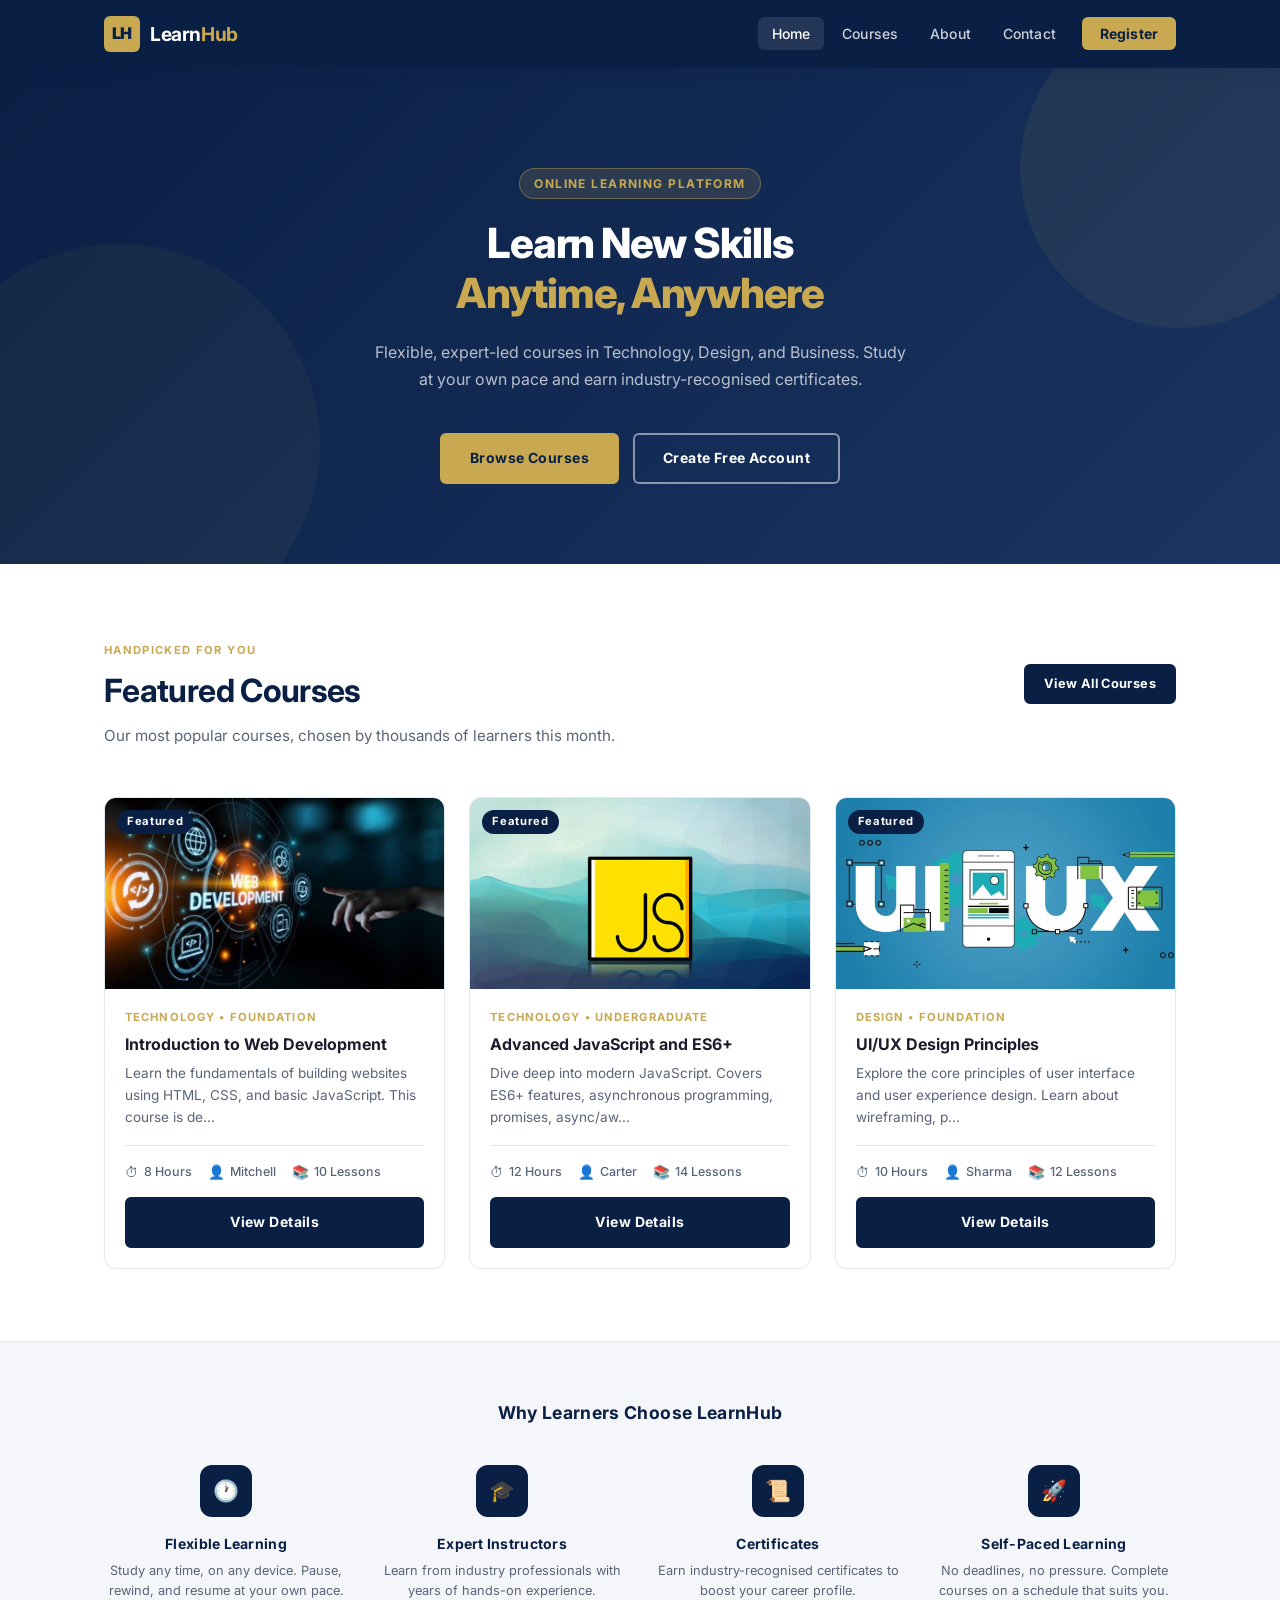
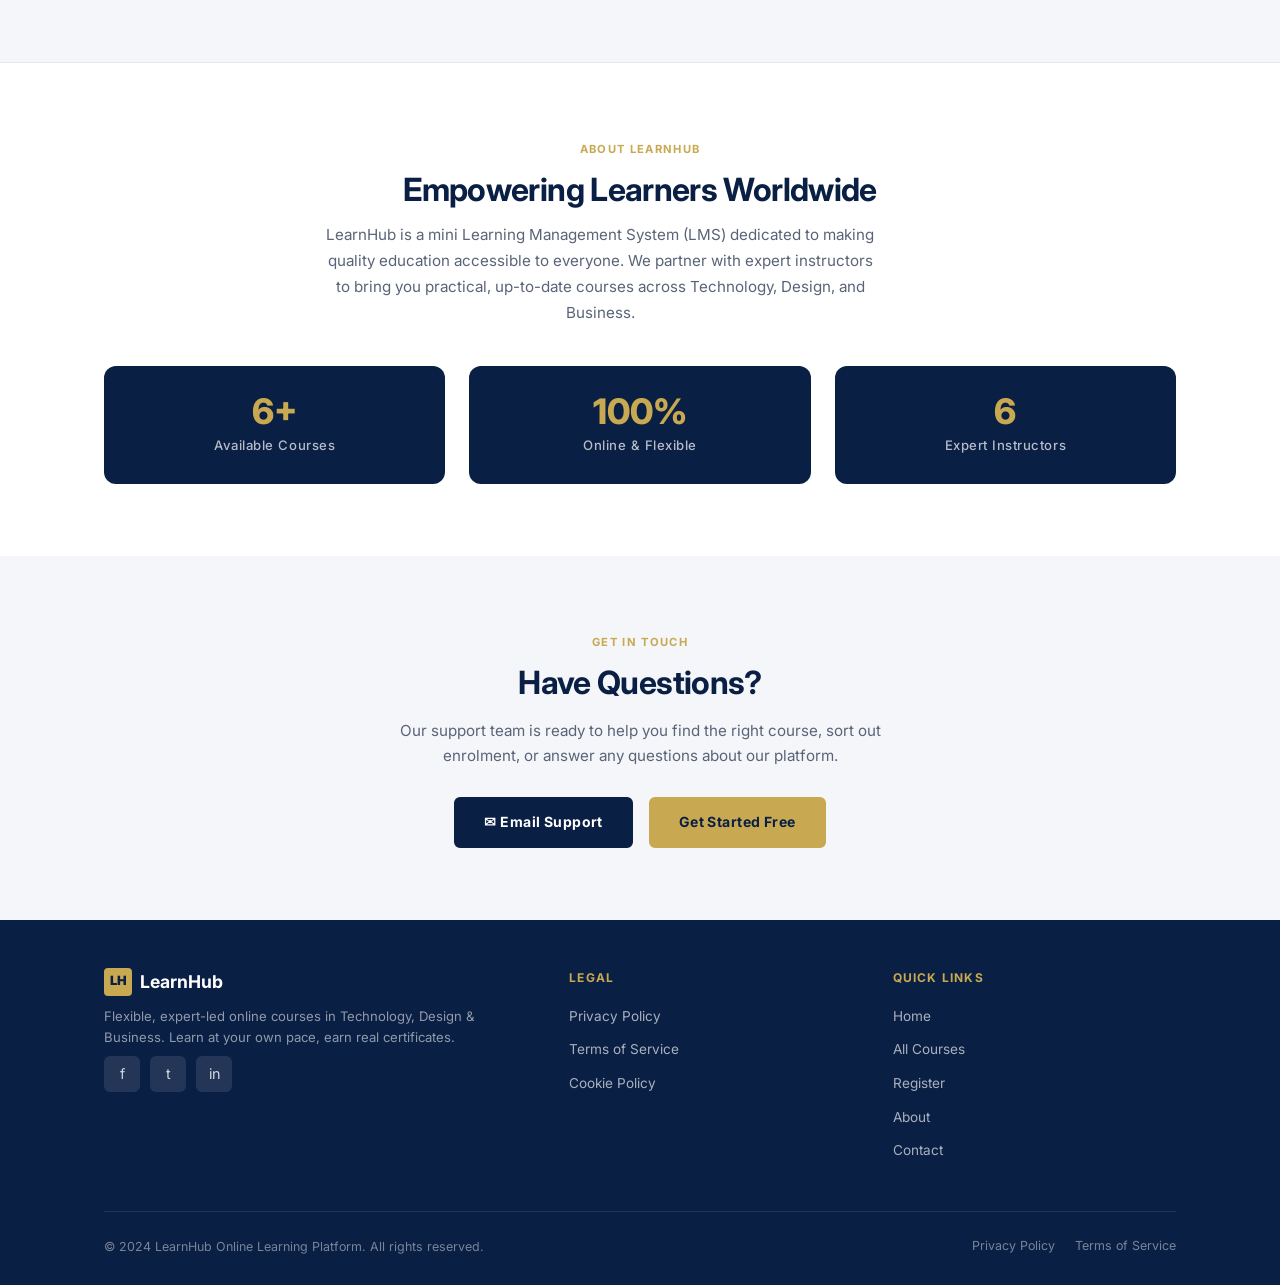
<file: learning-platform/index.html>
<!DOCTYPE html>
<html lang="en">
<head>
    <meta charset="UTF-8" />
    <meta name="viewport" content="width=device-width, initial-scale=1.0" />
    <meta name="description" content="LearnHub - An online learning platform offering flexible, expert-led courses in Technology, Design, and Business." />
    <title>LearnHub | Learn New Skills Anytime, Anywhere</title>

    <!-- Google Fonts: Inter -->
    <link rel="preconnect" href="https://fonts.googleapis.com" />
    <link rel="preconnect" href="https://fonts.gstatic.com" crossorigin />
    <link href="https://fonts.googleapis.com/css2?family=Inter:wght@400;500;600;700;800&display=swap" rel="stylesheet" />

    <!-- Global Stylesheet -->
    <link rel="stylesheet" href="styles.css" />
</head>
<body>

    <!-- ===== NAVIGATION ===== -->
    <header>
        <nav class="navbar" role="navigation" aria-label="Main navigation">
            <div class="navbar__inner">
                <!-- Logo / Brand -->
                <a href="index.html" class="navbar__brand" aria-label="LearnHub Home">
                    <div class="navbar__logo-mark" aria-hidden="true">LH</div>
                    <span class="navbar__brand-name">Learn<span>Hub</span></span>
                </a>

                <!-- Desktop Nav Links -->
                <ul class="navbar__nav" role="list">
                    <li><a href="index.html" class="active" aria-current="page">Home</a></li>
                    <li><a href="courses.html">Courses</a></li>
                    <li><a href="#about">About</a></li>
                    <li><a href="#contact">Contact</a></li>
                    <li><a href="register.html" class="nav-cta">Register</a></li>
                </ul>

                <!-- Mobile Hamburger -->
                <button class="navbar__hamburger" aria-label="Open navigation menu" aria-expanded="false" aria-controls="main-nav">
                    <span></span>
                    <span></span>
                    <span></span>
                </button>
            </div>
        </nav>
    </header>

    <main id="main-content">

        <!-- ===== HERO SECTION ===== -->
        <section class="hero" aria-labelledby="hero-heading">
            <div class="container">
                <span class="hero__eyebrow">Online Learning Platform</span>
                <h1 class="hero__title" id="hero-heading">
                    Learn New Skills<br /><span>Anytime, Anywhere</span>
                </h1>
                <p class="hero__subtitle">
                    Flexible, expert-led courses in Technology, Design, and Business.
                    Study at your own pace and earn industry-recognised certificates.
                </p>
                <div class="hero__actions">
                    <a href="courses.html" class="btn btn--primary">Browse Courses</a>
                    <a href="register.html" class="btn btn--outline">Create Free Account</a>
                </div>
            </div>
        </section>

        <!-- ===== FEATURED COURSES ===== -->
        <section class="section" aria-labelledby="featured-heading">
            <div class="container">
                <div class="section-header" style="display:flex; align-items:flex-start; justify-content:space-between; flex-wrap:wrap; gap:16px;">
                    <div>
                        <span class="section-header__eyebrow">Handpicked for You</span>
                        <h2 class="section-header__title" id="featured-heading">Featured Courses</h2>
                        <p class="section-header__subtitle">Our most popular courses, chosen by thousands of learners this month.</p>
                    </div>
                    <a href="courses.html" class="btn btn--dark btn--sm" style="margin-top:28px;">View All Courses</a>
                </div>

                <!-- Course cards injected by JS from XML -->
                <div class="courses-grid" id="featured-courses-grid" role="list" aria-live="polite" aria-label="Featured course list">
                    <!-- Loaded dynamically from courses.xml via main.js -->
                    <div class="no-results" style="grid-column:1/-1;">
                        <p class="text-muted">Loading courses&hellip;</p>
                    </div>
                </div>
            </div>
        </section>

        <!-- ===== FEATURES STRIP ===== -->
        <section class="features-strip" aria-labelledby="features-heading">
            <div class="container">
                <h2 class="text-center text-navy" id="features-heading" style="margin-bottom:40px; font-size:1.1rem; letter-spacing:0.02em; font-weight:700;">Why Learners Choose LearnHub</h2>
                <div class="features-grid" role="list">

                    <div class="feature-item" role="listitem">
                        <div class="feature-item__icon" aria-hidden="true">🕐</div>
                        <div class="feature-item__title">Flexible Learning</div>
                        <p class="feature-item__desc">Study any time, on any device. Pause, rewind, and resume at your own pace.</p>
                    </div>

                    <div class="feature-item" role="listitem">
                        <div class="feature-item__icon" aria-hidden="true">🎓</div>
                        <div class="feature-item__title">Expert Instructors</div>
                        <p class="feature-item__desc">Learn from industry professionals with years of hands-on experience.</p>
                    </div>

                    <div class="feature-item" role="listitem">
                        <div class="feature-item__icon" aria-hidden="true">📜</div>
                        <div class="feature-item__title">Certificates</div>
                        <p class="feature-item__desc">Earn industry-recognised certificates to boost your career profile.</p>
                    </div>

                    <div class="feature-item" role="listitem">
                        <div class="feature-item__icon" aria-hidden="true">🚀</div>
                        <div class="feature-item__title">Self-Paced Learning</div>
                        <p class="feature-item__desc">No deadlines, no pressure. Complete courses on a schedule that suits you.</p>
                    </div>

                </div>
            </div>
        </section>

        <!-- ===== ABOUT SECTION ===== -->
        <section class="section" id="about" aria-labelledby="about-heading">
            <div class="container">
                <div class="section-header text-center" style="max-width:640px; margin:0 auto 40px;">
                    <span class="section-header__eyebrow">About LearnHub</span>
                    <h2 class="section-header__title" id="about-heading">Empowering Learners Worldwide</h2>
                    <p class="section-header__subtitle">
                        LearnHub is a mini Learning Management System (LMS) dedicated to making quality education
                        accessible to everyone. We partner with expert instructors to bring you practical,
                        up-to-date courses across Technology, Design, and Business.
                    </p>
                </div>

                <!-- Stats Grid -->
                <div class="stats-grid" role="list">
                    <div class="stat-card" role="listitem">
                        <div class="stat-card__num">6+</div>
                        <div class="stat-card__label">Available Courses</div>
                    </div>
                    <div class="stat-card" role="listitem">
                        <div class="stat-card__num">100%</div>
                        <div class="stat-card__label">Online & Flexible</div>
                    </div>
                    <div class="stat-card" role="listitem">
                        <div class="stat-card__num">6</div>
                        <div class="stat-card__label">Expert Instructors</div>
                    </div>
                </div>
            </div>
        </section>

        <!-- ===== CONTACT SECTION ===== -->
        <section class="section section--alt" id="contact" aria-labelledby="contact-heading">
            <div class="container text-center" style="max-width:540px;">
                <span class="section-header__eyebrow">Get in Touch</span>
                <h2 class="section-header__title" id="contact-heading" style="color:var(--navy); margin-bottom:14px;">Have Questions?</h2>
                <p style="margin-bottom:28px;">
                    Our support team is ready to help you find the right course, sort out enrolment,
                    or answer any questions about our platform.
                </p>
                <div style="display:flex; justify-content:center; gap:16px; flex-wrap:wrap;">
                    <a href="mailto:support@learnhub.example.com" class="btn btn--dark" aria-label="Email LearnHub support team">
                        ✉ Email Support
                    </a>
                    <a href="register.html" class="btn btn--primary" aria-label="Register for a free LearnHub account">
                        Get Started Free
                    </a>
                </div>
            </div>
        </section>

    </main>

    <!-- ===== FOOTER ===== -->
    <footer class="footer" role="contentinfo">
        <div class="container">
            <div class="footer__inner">

                <!-- Brand -->
                <div>
                    <div class="footer__brand-name">
                        <span class="logo-mark" aria-hidden="true">LH</span>
                        LearnHub
                    </div>
                    <p class="footer__tagline">Flexible, expert-led online courses in Technology, Design &amp; Business. Learn at your own pace, earn real certificates.</p>
                    <nav class="footer__social" aria-label="Social media links">
                        <a href="#" aria-label="LearnHub on Facebook">f</a>
                        <a href="#" aria-label="LearnHub on Twitter">t</a>
                        <a href="#" aria-label="LearnHub on LinkedIn">in</a>
                    </nav>
                </div>

                <!-- Legal Links -->
                <div>
                    <div class="footer__heading">Legal</div>
                    <ul class="footer__links" role="list">
                        <li><a href="#">Privacy Policy</a></li>
                        <li><a href="#">Terms of Service</a></li>
                        <li><a href="#">Cookie Policy</a></li>
                    </ul>
                </div>

                <!-- Quick Links -->
                <div>
                    <div class="footer__heading">Quick Links</div>
                    <ul class="footer__links" role="list">
                        <li><a href="index.html">Home</a></li>
                        <li><a href="courses.html">All Courses</a></li>
                        <li><a href="register.html">Register</a></li>
                        <li><a href="#about">About</a></li>
                        <li><a href="#contact">Contact</a></li>
                    </ul>
                </div>

            </div>

            <!-- Copyright -->
            <div class="footer__bottom">
                <p class="footer__copyright">&copy; 2024 LearnHub Online Learning Platform. All rights reserved.</p>
                <nav class="footer__legal" aria-label="Legal navigation">
                    <a href="#">Privacy Policy</a>
                    <a href="#">Terms of Service</a>
                </nav>
            </div>
        </div>
    </footer>

    <!-- Main JavaScript -->
    <script src="main.js"></script>
</body>
</html>
</file>
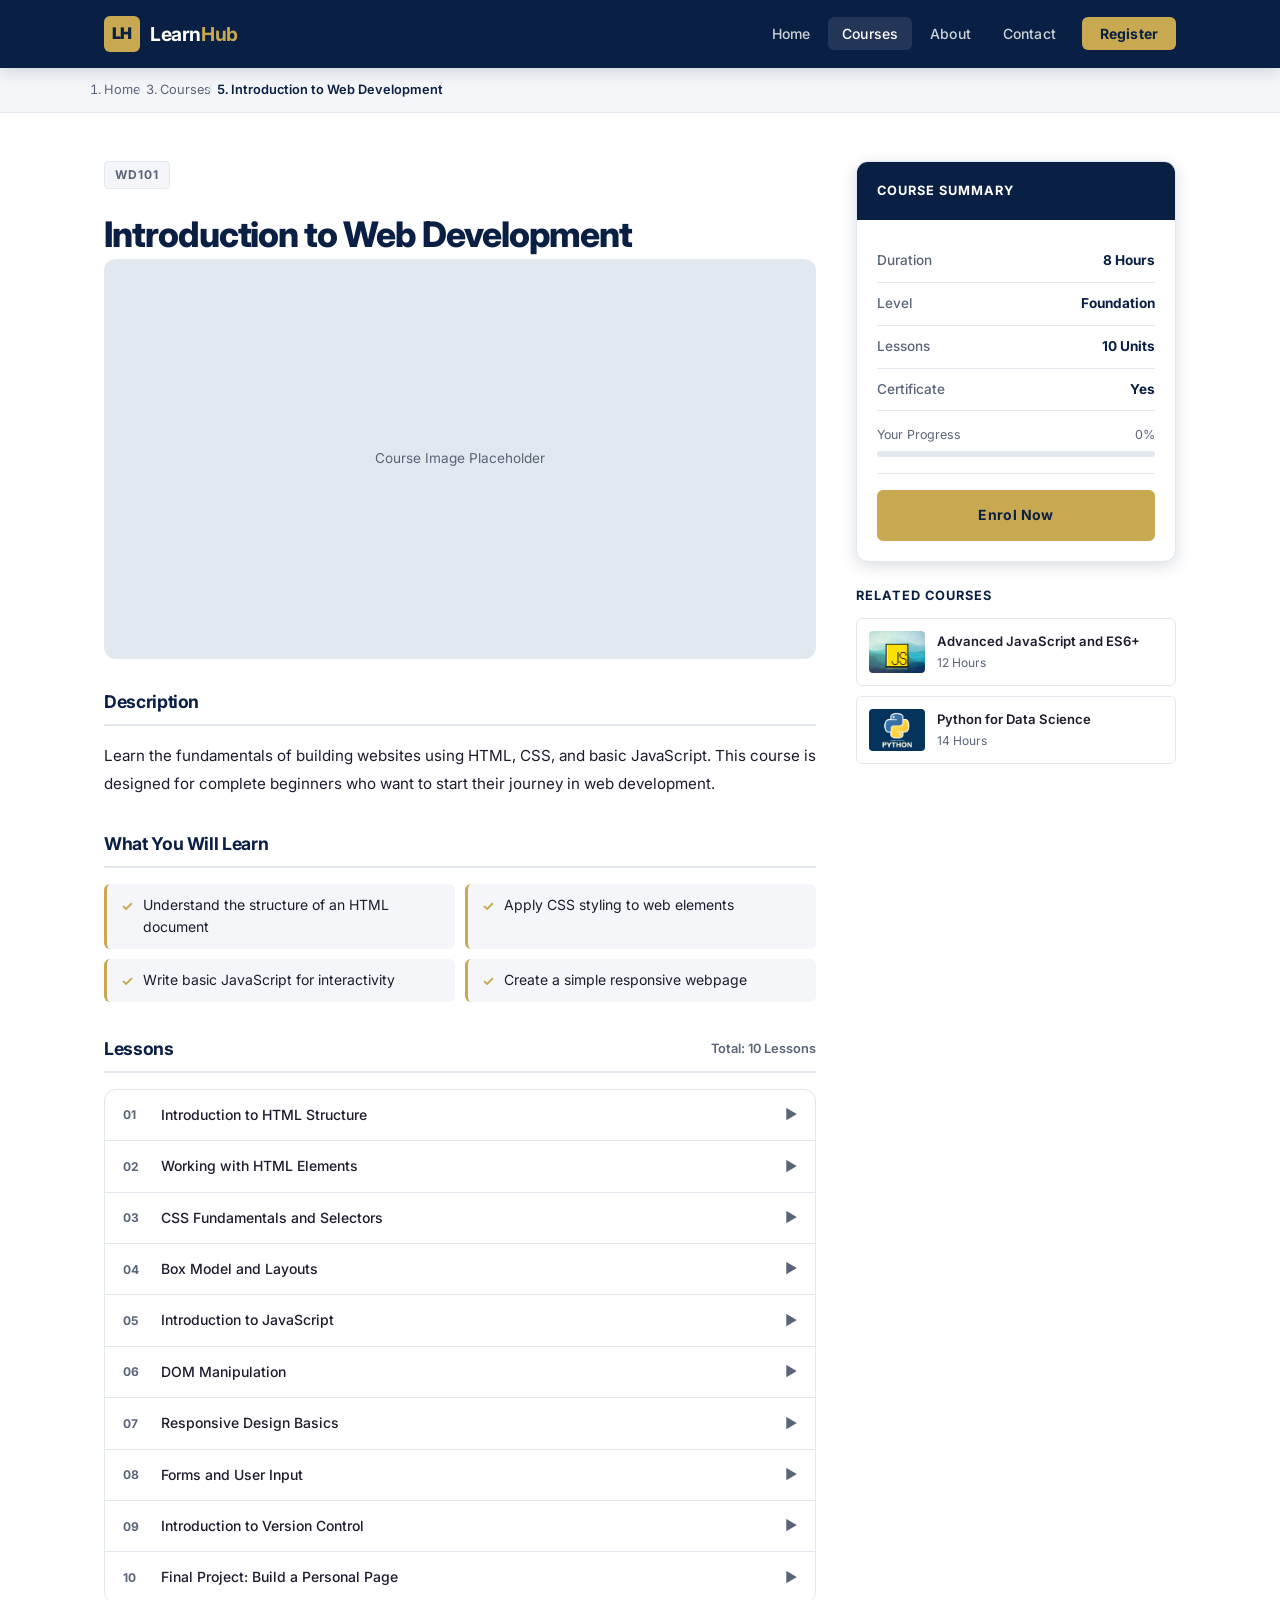
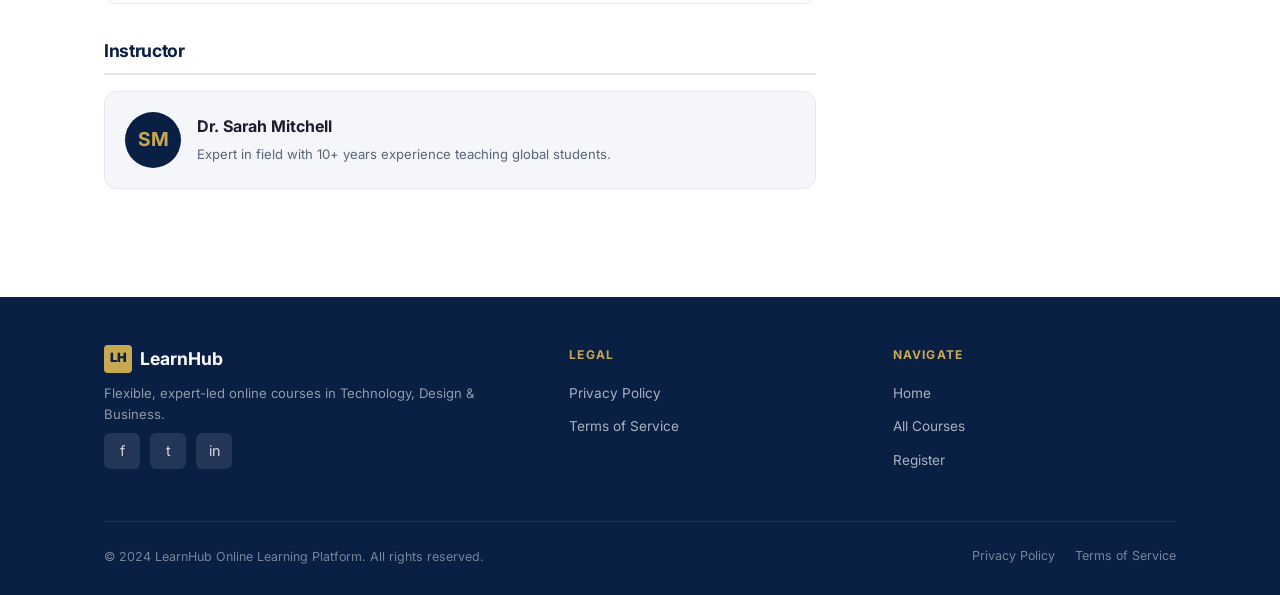
<file: learning-platform/course-details.html>
<!DOCTYPE html>
<html lang="en">
<head>
    <meta charset="UTF-8" />
    <meta name="viewport" content="width=device-width, initial-scale=1.0" />
    <meta name="description" content="View full course details, lesson plan, and instructor information on LearnHub." />
    <title>Course Details | LearnHub</title>

    <!-- Google Fonts: Inter -->
    <link rel="preconnect" href="https://fonts.googleapis.com" />
    <link rel="preconnect" href="https://fonts.gstatic.com" crossorigin />
    <link href="https://fonts.googleapis.com/css2?family=Inter:wght@400;500;600;700;800&display=swap" rel="stylesheet" />

    <!-- Global Stylesheet -->
    <link rel="stylesheet" href="styles.css" />

    <style>
        /* Page-specific styles for course-details.html */
        .course-detail__title {
            font-size: clamp(1.5rem, 3.5vw, 2.2rem);
            font-weight: 800;
            color: var(--navy);
            margin-bottom: 4px;
        }

        .course-detail__code {
            display: inline-block;
            background: var(--off-white);
            border: 1px solid var(--mid-grey);
            color: var(--text-muted);
            font-size: 0.75rem;
            font-weight: 700;
            letter-spacing: 0.08em;
            padding: 3px 10px;
            border-radius: 4px;
            margin-bottom: 24px;
        }

        .related-courses-heading {
            font-size: 0.8rem;
            font-weight: 700;
            letter-spacing: 0.08em;
            text-transform: uppercase;
            color: var(--navy);
            margin: 24px 0 12px;
        }

        .enroll-divider {
            border: none;
            border-top: 1px solid var(--mid-grey);
            margin: 16px 0;
        }
    </style>
</head>
<body>

    <!-- ===== NAVIGATION ===== -->
    <header>
        <nav class="navbar" role="navigation" aria-label="Main navigation">
            <div class="navbar__inner">
                <a href="index.html" class="navbar__brand" aria-label="LearnHub Home">
                    <div class="navbar__logo-mark" aria-hidden="true">LH</div>
                    <span class="navbar__brand-name">Learn<span>Hub</span></span>
                </a>

                <ul class="navbar__nav" role="list">
                    <li><a href="index.html">Home</a></li>
                    <li><a href="courses.html" class="active">Courses</a></li>
                    <li><a href="index.html#about">About</a></li>
                    <li><a href="index.html#contact">Contact</a></li>
                    <li><a href="register.html" class="nav-cta">Register</a></li>
                </ul>

                <button class="navbar__hamburger" aria-label="Open navigation menu" aria-expanded="false">
                    <span></span>
                    <span></span>
                    <span></span>
                </button>
            </div>
        </nav>
    </header>

    <!-- ===== BREADCRUMB ===== -->
    <nav class="breadcrumb" aria-label="Breadcrumb navigation">
        <ol class="breadcrumb__list" role="list">
            <li class="breadcrumb__item"><a href="index.html">Home</a></li>
            <li class="breadcrumb__sep" aria-hidden="true">›</li>
            <li class="breadcrumb__item"><a href="courses.html">Courses</a></li>
            <li class="breadcrumb__sep" aria-hidden="true">›</li>
            <li class="breadcrumb__item active" aria-current="page" id="breadcrumb-course-title">Course Details</li>
        </ol>
    </nav>

    <main id="main-content">
        <div class="container">

            <!-- Two-column layout: Main content + Sidebar -->
            <div class="course-detail-layout">

                <!-- ===== MAIN CONTENT ===== -->
                <article aria-labelledby="course-detail-title">

                    <!-- Course Code Badge -->
                    <div class="course-detail__code" id="detail-code">Loading...</div>

                    <!-- Course Title (populated by JS) -->
                    <h1 class="course-detail__title" id="course-detail-title">Loading course...</h1>

                    <!-- Course Image -->
                    <figure class="course-detail__main-image" role="img" aria-label="Course cover image placeholder">
                        <figcaption style="display:none;">Course cover image</figcaption>
                        <span aria-hidden="true" style="color:var(--text-muted); font-size:0.85rem;">Course Image Placeholder</span>
                    </figure>

                    <!-- Description -->
                    <div class="course-detail__section">
                        <h2>Description</h2>
                        <p id="course-description" style="color:var(--text-dark); font-size:0.95rem; line-height:1.8;">Loading description...</p>
                    </div>

                    <!-- Learning Objectives -->
                    <div class="course-detail__section">
                        <h2>What You Will Learn</h2>
                        <div class="objectives-grid" id="objectives-grid" role="list" aria-label="Learning objectives">
                            <!-- Populated by JS from XML -->
                        </div>
                    </div>

                    <!-- Lessons -->
                    <div class="course-detail__section">
                        <div style="display:flex; align-items:center; justify-content:space-between; margin-bottom:16px; padding-bottom:10px; border-bottom:2px solid var(--mid-grey);">
                            <h2 style="border:none; padding:0; margin:0;">Lessons</h2>
                            <span style="font-size:0.8rem; color:var(--text-muted); font-weight:600;" id="lessons-total">Total: 0 Lessons</span>
                        </div>
                        <div class="lessons-list" id="lessons-list" role="list" aria-label="Course lessons">
                            <!-- Populated by JS from XML -->
                        </div>
                    </div>

                    <!-- Instructor -->
                    <div class="course-detail__section">
                        <h2>Instructor</h2>
                        <div class="instructor-card" role="region" aria-label="Instructor information">
                            <div class="instructor-card__avatar" aria-hidden="true" id="instructor-initials">??</div>
                            <div>
                                <div class="instructor-card__name" id="instructor-name">Loading...</div>
                                <p class="instructor-card__bio">Expert in field with 10+ years experience teaching global students.</p>
                            </div>
                        </div>
                    </div>

                </article>

                <!-- ===== SIDEBAR ===== -->
                <aside class="course-sidebar" aria-label="Course summary and enrolment">

                    <!-- Course Summary Card -->
                    <div class="course-summary-card">
                        <div class="course-summary-card__header">
                            <h3>Course Summary</h3>
                        </div>
                        <div class="course-summary-card__body">

                            <div class="summary-row">
                                <span class="summary-row__label">Duration</span>
                                <span class="summary-row__value" id="detail-duration">—</span>
                            </div>
                            <div class="summary-row">
                                <span class="summary-row__label">Level</span>
                                <span class="summary-row__value" id="detail-level">—</span>
                            </div>
                            <div class="summary-row">
                                <span class="summary-row__label">Lessons</span>
                                <span class="summary-row__value" id="detail-lessons">—</span>
                            </div>
                            <div class="summary-row">
                                <span class="summary-row__label">Certificate</span>
                                <span class="summary-row__value" id="detail-certificate">—</span>
                            </div>

                            <!-- Progress Bar -->
                            <div class="progress-bar-wrap">
                                <div class="progress-label">
                                    <span>Your Progress</span>
                                    <span>0%</span>
                                </div>
                                <div class="progress-bar" role="progressbar" aria-valuenow="0" aria-valuemin="0" aria-valuemax="100" aria-label="Course progress: 0%">
                                    <div class="progress-bar__fill" style="width:0%;"></div>
                                </div>
                            </div>

                            <hr class="enroll-divider" aria-hidden="true" />

                            <!-- Enrol Button -->
                            <a href="register.html" class="btn btn--primary btn--full" aria-label="Enrol in this course">
                                Enrol Now
                            </a>

                        </div>
                    </div>

                    <!-- Related Courses -->
                    <div role="region" aria-label="Related courses">
                        <div class="related-courses-heading">Related Courses</div>
                        <div id="related-courses">
                            <!-- Populated by JS -->
                            <p style="font-size:0.82rem; color:var(--text-muted);">Loading related courses...</p>
                        </div>
                    </div>

                </aside>
            </div>

        </div>
    </main>

    <!-- ===== FOOTER ===== -->
    <footer class="footer" role="contentinfo">
        <div class="container">
            <div class="footer__inner">
                <div>
                    <div class="footer__brand-name">
                        <span class="logo-mark" aria-hidden="true">LH</span>
                        LearnHub
                    </div>
                    <p class="footer__tagline">Flexible, expert-led online courses in Technology, Design &amp; Business.</p>
                    <nav class="footer__social" aria-label="Social media links">
                        <a href="#" aria-label="LearnHub on Facebook">f</a>
                        <a href="#" aria-label="LearnHub on Twitter">t</a>
                        <a href="#" aria-label="LearnHub on LinkedIn">in</a>
                    </nav>
                </div>

                <div>
                    <div class="footer__heading">Legal</div>
                    <ul class="footer__links" role="list">
                        <li><a href="#">Privacy Policy</a></li>
                        <li><a href="#">Terms of Service</a></li>
                    </ul>
                </div>

                <div>
                    <div class="footer__heading">Navigate</div>
                    <ul class="footer__links" role="list">
                        <li><a href="index.html">Home</a></li>
                        <li><a href="courses.html">All Courses</a></li>
                        <li><a href="register.html">Register</a></li>
                    </ul>
                </div>
            </div>

            <div class="footer__bottom">
                <p class="footer__copyright">&copy; 2024 LearnHub Online Learning Platform. All rights reserved.</p>
                <nav class="footer__legal" aria-label="Legal navigation">
                    <a href="#">Privacy Policy</a>
                    <a href="#">Terms of Service</a>
                </nav>
            </div>
        </div>
    </footer>

    <!-- Main JavaScript -->
    <script src="main.js"></script>
</body>
</html>
</file>
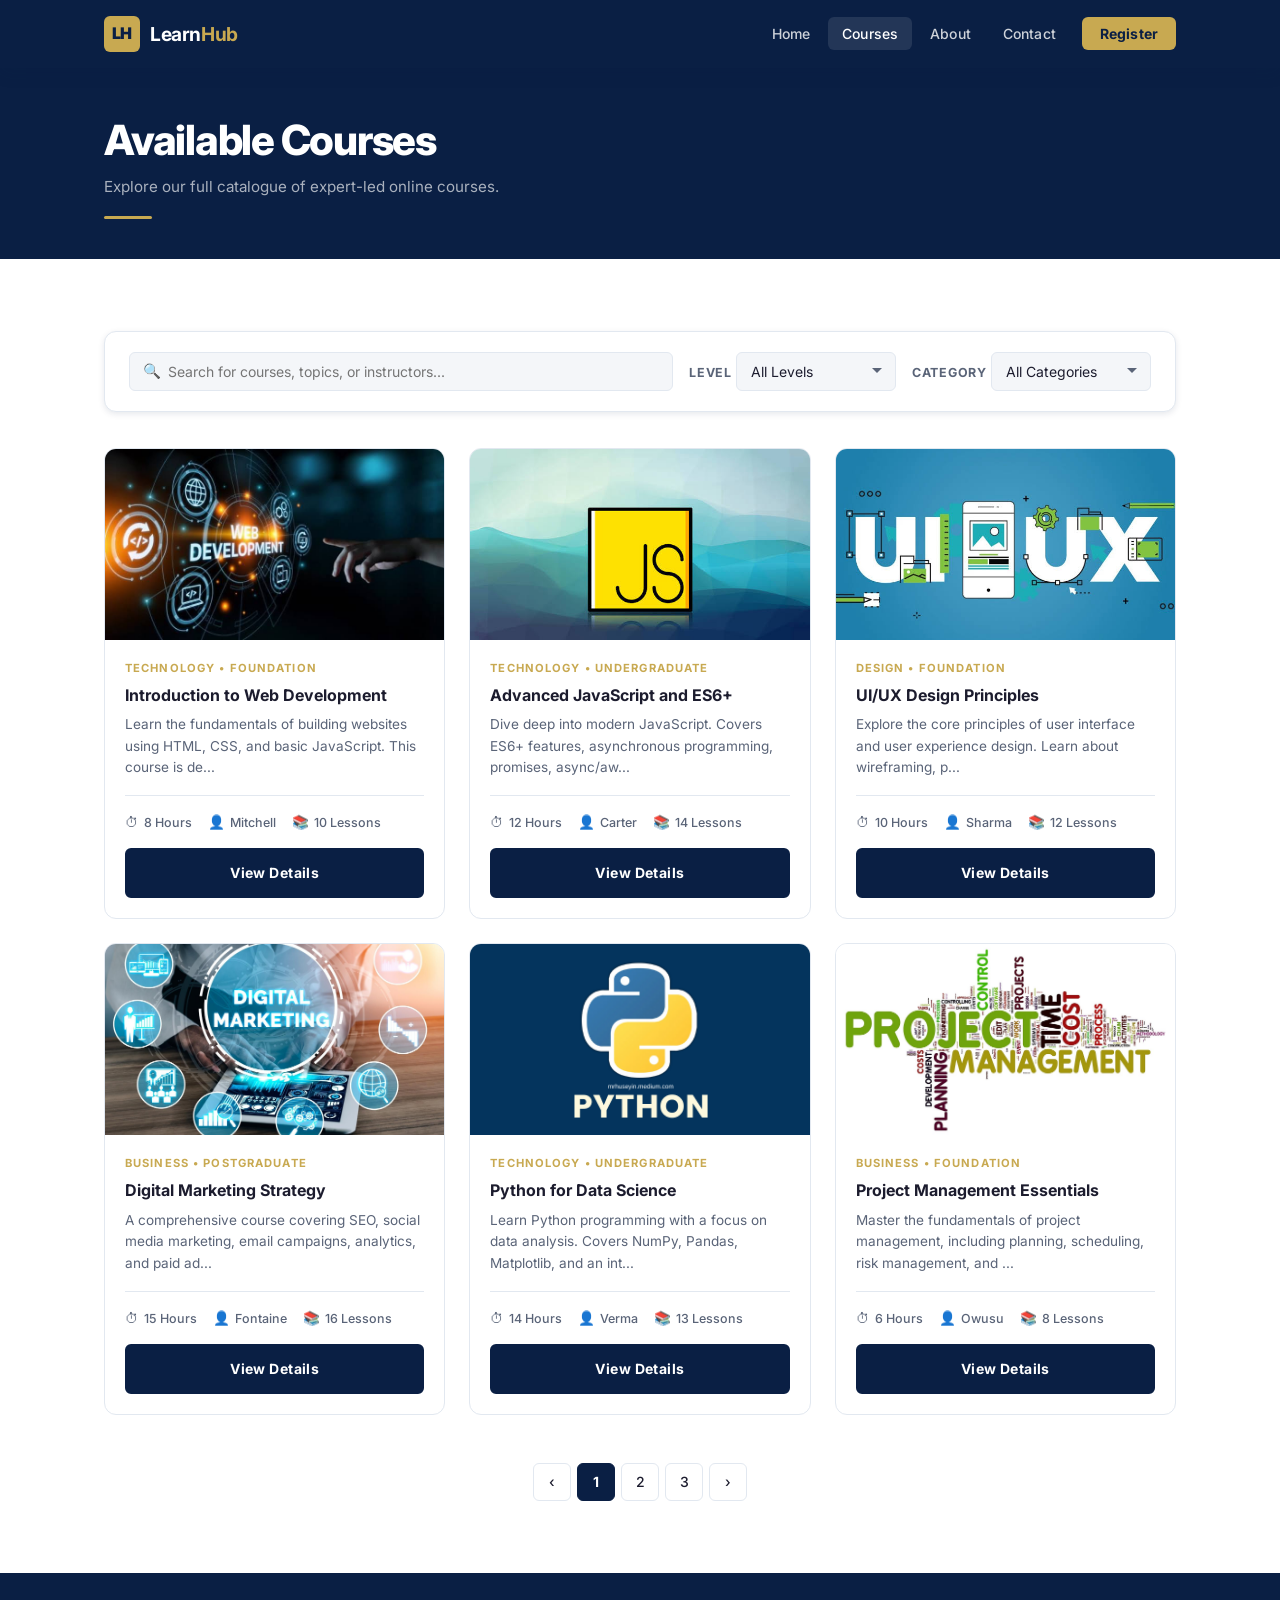
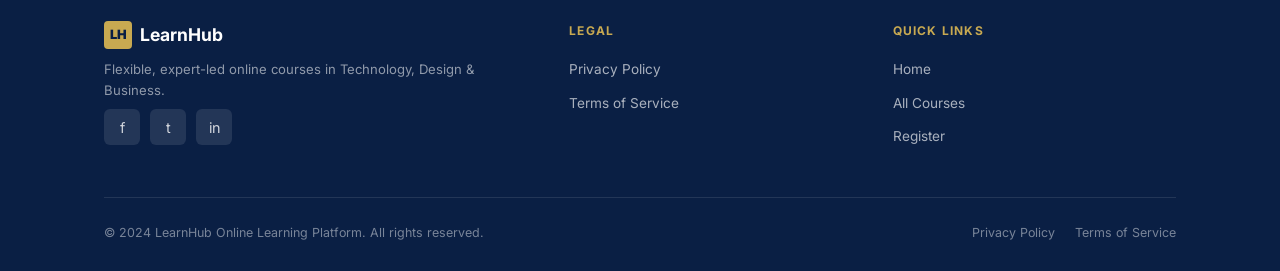
<file: learning-platform/courses.html>
<!DOCTYPE html>
<html lang="en">
<head>
    <meta charset="UTF-8" />
    <meta name="viewport" content="width=device-width, initial-scale=1.0" />
    <meta name="description" content="Browse all available courses on LearnHub. Filter by level and category to find the perfect course for you." />
    <title>All Courses | LearnHub</title>

    <!-- Google Fonts: Inter -->
    <link rel="preconnect" href="https://fonts.googleapis.com" />
    <link rel="preconnect" href="https://fonts.gstatic.com" crossorigin />
    <link href="https://fonts.googleapis.com/css2?family=Inter:wght@400;500;600;700;800&display=swap" rel="stylesheet" />

    <!-- Global Stylesheet -->
    <link rel="stylesheet" href="styles.css" />

    <style>
        /* Page-specific styles for courses.html */
        .courses-page-header {
            background: var(--navy);
            padding: 48px 0 40px;
        }

        .courses-page-header h1 {
            color: var(--white);
            margin-bottom: 8px;
        }

        .courses-page-header p {
            color: rgba(255, 255, 255, 0.65);
            font-size: 0.95rem;
        }

        .courses-page-header .header-divider {
            width: 48px;
            height: 3px;
            background-color: var(--gold);
            margin: 16px 0 0;
            border-radius: 2px;
        }

        .results-count {
            font-size: 0.82rem;
            color: var(--text-muted);
            margin-bottom: 20px;
        }

        .filter-bar__label {
            font-size: 0.78rem;
            font-weight: 700;
            color: var(--text-muted);
            letter-spacing: 0.06em;
            text-transform: uppercase;
            white-space: nowrap;
        }
    </style>
</head>
<body>

    <!-- ===== NAVIGATION ===== -->
    <header>
        <nav class="navbar" role="navigation" aria-label="Main navigation">
            <div class="navbar__inner">
                <a href="index.html" class="navbar__brand" aria-label="LearnHub Home">
                    <div class="navbar__logo-mark" aria-hidden="true">LH</div>
                    <span class="navbar__brand-name">Learn<span>Hub</span></span>
                </a>

                <ul class="navbar__nav" role="list">
                    <li><a href="index.html">Home</a></li>
                    <li><a href="courses.html" class="active" aria-current="page">Courses</a></li>                    
                    <li><a href="index.html#about">About</a></li>
                    <li><a href="index.html#contact">Contact</a></li>
                    <li><a href="register.html" class="nav-cta">Register</a></li>
                </ul>

                <button class="navbar__hamburger" aria-label="Open navigation menu" aria-expanded="false">
                    <span></span>
                    <span></span>
                    <span></span>
                </button>
            </div>
        </nav>
    </header>

    <main id="main-content">

        <!-- ===== PAGE HEADER ===== -->
        <section class="courses-page-header" aria-labelledby="courses-heading">
            <div class="container">
                <h1 id="courses-heading">Available Courses</h1>
                <p>Explore our full catalogue of expert-led online courses.</p>
                <div class="header-divider" aria-hidden="true"></div>
            </div>
        </section>

        <!-- ===== COURSES SECTION ===== -->
        <section class="section" aria-labelledby="courses-heading">
            <div class="container">

                <!-- Search & Filter Bar -->
                <div class="filter-bar" role="search" aria-label="Course search and filters">
                    <!-- Search Input -->
                    <div class="filter-bar__search">
                        <span class="filter-bar__search-icon" aria-hidden="true">🔍</span>
                        <label for="course-search" class="sr-only">Search courses</label>
                        <input
                            type="text"
                            id="course-search"
                            placeholder="Search for courses, topics, or instructors..."
                            aria-label="Search courses by keyword"
                            autocomplete="off"
                        />
                    </div>

                    <!-- Level Filter - 3 options + All (meets >2 options requirement) -->
                    <div>
                        <label for="level-filter" class="filter-bar__label">Level</label>
                        <select id="level-filter" class="filter-bar__select" aria-label="Filter courses by level">
                            <option value="all">All Levels</option>
                            <option value="Foundation">Foundation</option>
                            <option value="Undergraduate">Undergraduate</option>
                            <option value="Postgraduate">Postgraduate</option>
                        </select>
                    </div>

                    <!-- Category Filter - 3 options + All (meets >2 options requirement) -->
                    <div>
                        <label for="category-filter" class="filter-bar__label">Category</label>
                        <select id="category-filter" class="filter-bar__select" aria-label="Filter courses by category">
                            <option value="all">All Categories</option>
                            <option value="Technology">Technology</option>
                            <option value="Design">Design</option>
                            <option value="Business">Business</option>
                        </select>
                    </div>
                </div>

                <!-- Screen-reader only helper -->
                <p class="sr-only" role="status" id="results-status" aria-live="polite"></p>

                <!-- Course Cards Grid (populated from XML via JS) -->
                <div
                    class="courses-grid"
                    id="all-courses-grid"
                    role="list"
                    aria-live="polite"
                    aria-label="Course listing"
                >
                    <div style="grid-column:1/-1; padding:60px; text-align:center;">
                        <p class="text-muted">Loading courses&hellip;</p>
                    </div>
                </div>

                <!-- Pagination -->
                <nav class="pagination" aria-label="Course page navigation">
                    <button class="pagination__btn" aria-label="Previous page" title="Previous page">&lsaquo;</button>
                    <button class="pagination__btn active" aria-current="page" aria-label="Page 1">1</button>
                    <button class="pagination__btn" aria-label="Page 2">2</button>
                    <button class="pagination__btn" aria-label="Page 3">3</button>
                    <span class="pagination__ellipsis" aria-hidden="true">&hellip;</span>
                    <button class="pagination__btn" aria-label="Page 10">10</button>
                    <button class="pagination__btn" aria-label="Next page" title="Next page">&rsaquo;</button>
                </nav>

            </div>
        </section>

    </main>

    <!-- ===== FOOTER ===== -->
    <footer class="footer" role="contentinfo">
        <div class="container">
            <div class="footer__inner">
                <div>
                    <div class="footer__brand-name">
                        <span class="logo-mark" aria-hidden="true">LH</span>
                        LearnHub
                    </div>
                    <p class="footer__tagline">Flexible, expert-led online courses in Technology, Design &amp; Business.</p>
                    <nav class="footer__social" aria-label="Social media links">
                        <a href="#" aria-label="LearnHub on Facebook">f</a>
                        <a href="#" aria-label="LearnHub on Twitter">t</a>
                        <a href="#" aria-label="LearnHub on LinkedIn">in</a>
                    </nav>
                </div>

                <div>
                    <div class="footer__heading">Legal</div>
                    <ul class="footer__links" role="list">
                        <li><a href="#">Privacy Policy</a></li>
                        <li><a href="#">Terms of Service</a></li>
                    </ul>
                </div>

                <div>
                    <div class="footer__heading">Quick Links</div>
                    <ul class="footer__links" role="list">
                        <li><a href="index.html">Home</a></li>
                        <li><a href="courses.html">All Courses</a></li>
                        <li><a href="register.html">Register</a></li>
                    </ul>
                </div>
            </div>

            <div class="footer__bottom">
                <p class="footer__copyright">&copy; 2024 LearnHub Online Learning Platform. All rights reserved.</p>
                <nav class="footer__legal" aria-label="Legal navigation">
                    <a href="#">Privacy Policy</a>
                    <a href="#">Terms of Service</a>
                </nav>
            </div>
        </div>
    </footer>

    <!-- Visually hidden utility class for screen readers -->
    <style>.sr-only { position:absolute; width:1px; height:1px; padding:0; margin:-1px; overflow:hidden; clip:rect(0,0,0,0); white-space:nowrap; border:0; }</style>

    <!-- Main JavaScript -->
    <script src="main.js"></script>
</body>
</html>
</file>
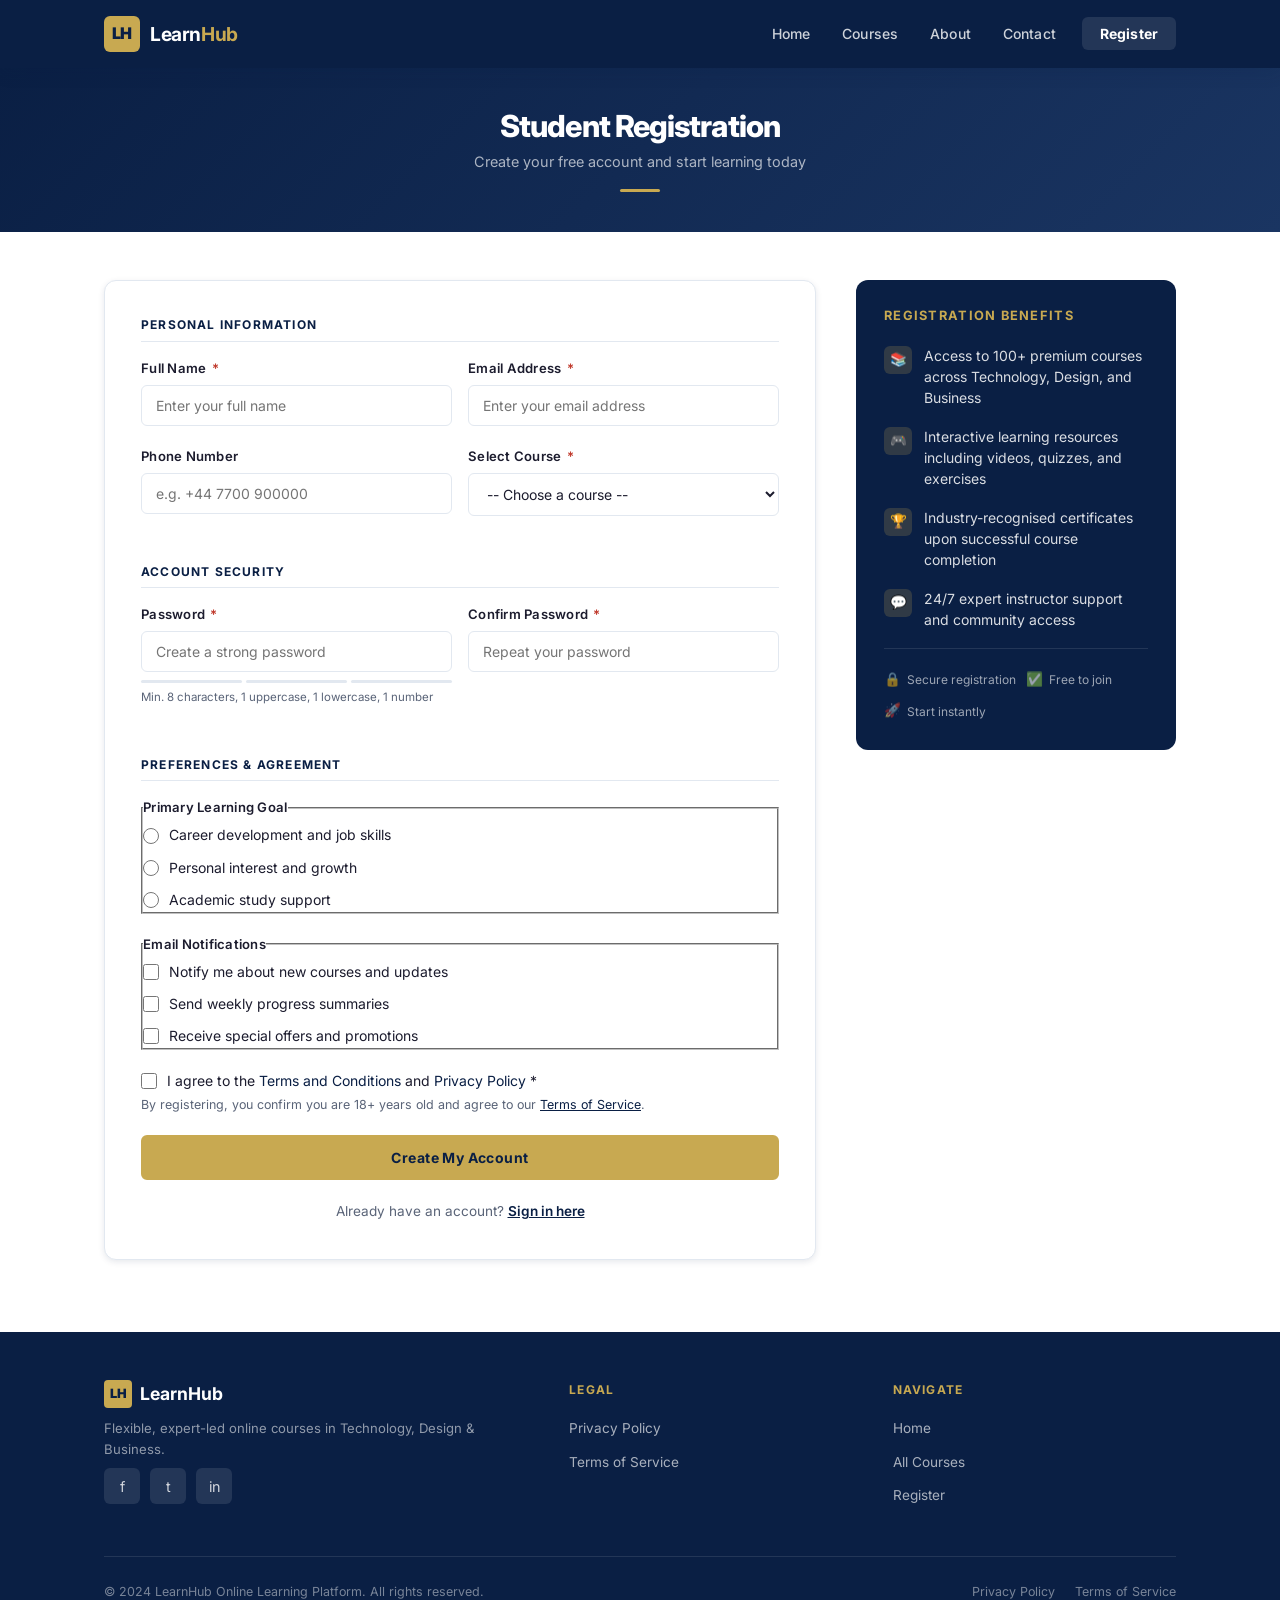
<file: learning-platform/register.html>
<!DOCTYPE html>
<html lang="en">
<head>
    <meta charset="UTF-8" />
    <meta name="viewport" content="width=device-width, initial-scale=1.0" />
    <meta name="description" content="Create your free LearnHub account and start learning today. Gain access to expert-led courses in Technology, Design, and Business." />
    <title>Student Registration | LearnHub</title>

    <!-- Google Fonts: Inter -->
    <link rel="preconnect" href="https://fonts.googleapis.com" />
    <link rel="preconnect" href="https://fonts.gstatic.com" crossorigin />
    <link href="https://fonts.googleapis.com/css2?family=Inter:wght@400;500;600;700;800&display=swap" rel="stylesheet" />

    <!-- Global Stylesheet -->
    <link rel="stylesheet" href="styles.css" />

    <style>
        /* Page-specific styles for register.html */
        .registration-page-header {
            background: linear-gradient(135deg, var(--navy) 0%, var(--navy-light) 100%);
            padding: 40px 0;
            text-align: center;
        }

        .registration-page-header h1 {
            color: var(--white);
            font-size: clamp(1.4rem, 3vw, 1.9rem);
            margin-bottom: 6px;
        }

        .registration-page-header p {
            color: rgba(255,255,255,0.65);
            font-size: 0.9rem;
        }

        .reg-header-divider {
            width: 40px;
            height: 3px;
            background: var(--gold);
            border-radius: 2px;
            margin: 14px auto 0;
        }

        .form-section-title {
            font-size: 0.75rem;
            font-weight: 700;
            letter-spacing: 0.1em;
            text-transform: uppercase;
            color: var(--navy);
            margin: 28px 0 16px;
            padding-bottom: 8px;
            border-bottom: 1px solid var(--mid-grey);
        }

        .form-section-title:first-of-type {
            margin-top: 0;
        }

        /* Password strength indicator */
        .password-strength {
            display: flex;
            gap: 4px;
            margin-top: 8px;
        }

        .password-strength__bar {
            flex: 1;
            height: 3px;
            background: var(--mid-grey);
            border-radius: 2px;
            transition: background-color 0.3s;
        }

        .password-strength__bar.weak   { background-color: var(--error); }
        .password-strength__bar.medium { background-color: #f39c12; }
        .password-strength__bar.strong { background-color: var(--success); }

        .password-strength__label {
            font-size: 0.72rem;
            color: var(--text-muted);
            margin-top: 4px;
        }

        /* Terms note */
        .terms-note {
            font-size: 0.78rem;
            color: var(--text-muted);
            line-height: 1.5;
            margin-top: 4px;
        }

        .terms-note a {
            color: var(--navy);
            text-decoration: underline;
        }

        /* Login link */
        .login-link {
            text-align: center;
            font-size: 0.85rem;
            color: var(--text-muted);
            margin-top: 20px;
        }

        .login-link a {
            color: var(--navy);
            font-weight: 600;
            text-decoration: underline;
        }

        /* Benefit divider */
        .benefit-divider {
            height: 1px;
            background: rgba(255,255,255,0.1);
            margin: 16px 0;
        }

        /* Trust badges */
        .trust-badges {
            display: flex;
            gap: 10px;
            flex-wrap: wrap;
            margin-top: 20px;
        }

        .trust-badge {
            display: flex;
            align-items: center;
            gap: 6px;
            font-size: 0.75rem;
            color: rgba(255,255,255,0.6);
        }

        .trust-badge__icon {
            font-size: 0.85rem;
        }
    </style>
</head>
<body>

    <!-- ===== NAVIGATION ===== -->
    <header>
        <nav class="navbar" role="navigation" aria-label="Main navigation">
            <div class="navbar__inner">
                <a href="index.html" class="navbar__brand" aria-label="LearnHub Home">
                    <div class="navbar__logo-mark" aria-hidden="true">LH</div>
                    <span class="navbar__brand-name">Learn<span>Hub</span></span>
                </a>

                <ul class="navbar__nav" role="list">
                    <li><a href="index.html">Home</a></li>
                    <li><a href="courses.html">Courses</a></li>
                    <li><a href="index.html#about">About</a></li>
                    <li><a href="index.html#contact">Contact</a></li>
                    <li><a href="register.html" class="nav-cta active" aria-current="page">Register</a></li>
                </ul>

                <button class="navbar__hamburger" aria-label="Open navigation menu" aria-expanded="false">
                    <span></span>
                    <span></span>
                    <span></span>
                </button>
            </div>
        </nav>
    </header>

    <!-- ===== PAGE HEADER ===== -->
    <div class="registration-page-header">
        <h1>Student Registration</h1>
        <p>Create your free account and start learning today</p>
        <div class="reg-header-divider" aria-hidden="true"></div>
    </div>

    <main id="main-content">
        <div class="container">
            <div class="registration-layout">

                <!-- ===== REGISTRATION FORM ===== -->
                <div class="registration-form-card">
                    <form id="registration-form" novalidate aria-label="Student registration form">
                        <!-- novalidate disables HTML5 browser validation; JS handles it instead -->

                        <!-- Personal Information -->
                        <h2 class="form-section-title">Personal Information</h2>

                        <!-- Row 1: Full Name + Email -->
                        <div class="form-row">

                            <!-- Field 1: Full Name (text) - Required Field 1 for JS validation -->
                            <div class="form-group">
                                <label for="full-name" class="form-label">
                                    Full Name <span class="required" aria-label="required">*</span>
                                </label>
                                <input
                                    type="text"
                                    id="full-name"
                                    name="full_name"
                                    class="form-input"
                                    placeholder="Enter your full name"
                                    aria-required="true"
                                    aria-describedby="full-name-error"
                                    autocomplete="name"
                                />
                                <div class="form-error" id="full-name-error" role="alert" aria-live="assertive"></div>
                            </div>

                            <!-- Field 2: Email Address (email type) - Required Field 2 for JS validation -->
                            <div class="form-group">
                                <label for="email-address" class="form-label">
                                    Email Address <span class="required" aria-label="required">*</span>
                                </label>
                                <input
                                    type="text"
                                    id="email-address"
                                    name="email"
                                    class="form-input"
                                    placeholder="Enter your email address"
                                    aria-required="true"
                                    aria-describedby="email-error"
                                    autocomplete="email"
                                />
                                <!-- Note: type="text" used to disable HTML5 email validation per brief -->
                                <div class="form-error" id="email-error" role="alert" aria-live="assertive"></div>
                            </div>

                        </div>

                        <!-- Row 2: Phone + Course Select -->
                        <div class="form-row">

                            <!-- Field 3: Phone Number (text) -->
                            <div class="form-group">
                                <label for="phone-number" class="form-label">Phone Number</label>
                                <input
                                    type="text"
                                    id="phone-number"
                                    name="phone"
                                    class="form-input"
                                    placeholder="e.g. +44 7700 900000"
                                    aria-describedby="phone-error"
                                    autocomplete="tel"
                                />
                                <div class="form-error" id="phone-error" role="alert" aria-live="assertive"></div>
                            </div>

                            <!-- Field 4: Course Selection (select dropdown) - populated from XML -->
                            <div class="form-group">
                                <label for="select-course" class="form-label">
                                    Select Course <span class="required" aria-label="required">*</span>
                                </label>
                                <select
                                    id="select-course"
                                    name="course"
                                    class="form-select"
                                    aria-required="true"
                                    aria-describedby="course-error"
                                >
                                    <option value="">-- Choose a course --</option>
                                    <!-- Populated dynamically from courses.xml via JS -->
                                </select>
                                <div class="form-error" id="course-error" role="alert" aria-live="assertive"></div>
                            </div>

                        </div>

                        <!-- Account Security -->
                        <h2 class="form-section-title">Account Security</h2>

                        <!-- Row 3: Password + Confirm Password -->
                        <div class="form-row">

                            <!-- Field 5: Password - Required Field 3 for JS validation -->
                            <div class="form-group">
                                <label for="password" class="form-label">
                                    Password <span class="required" aria-label="required">*</span>
                                </label>
                                <input
                                    type="password"
                                    id="password"
                                    name="password"
                                    class="form-input"
                                    placeholder="Create a strong password"
                                    aria-required="true"
                                    aria-describedby="password-error password-hint"
                                    autocomplete="new-password"
                                />
                                <!-- Password strength bars (visual only, JS-driven) -->
                                <div class="password-strength" aria-hidden="true" id="strength-bars">
                                    <div class="password-strength__bar" id="strength-bar-1"></div>
                                    <div class="password-strength__bar" id="strength-bar-2"></div>
                                    <div class="password-strength__bar" id="strength-bar-3"></div>
                                </div>
                                <span class="password-strength__label" id="password-hint">
                                    Min. 8 characters, 1 uppercase, 1 lowercase, 1 number
                                </span>
                                <div class="form-error" id="password-error" role="alert" aria-live="assertive"></div>
                            </div>

                            <!-- Field 6: Confirm Password -->
                            <div class="form-group">
                                <label for="confirm-password" class="form-label">
                                    Confirm Password <span class="required" aria-label="required">*</span>
                                </label>
                                <input
                                    type="password"
                                    id="confirm-password"
                                    name="confirm_password"
                                    class="form-input"
                                    placeholder="Repeat your password"
                                    aria-required="true"
                                    aria-describedby="confirm-password-error"
                                    autocomplete="new-password"
                                />
                                <div class="form-error" id="confirm-password-error" role="alert" aria-live="assertive"></div>
                            </div>

                        </div>

                        <!-- Preferences & Agreement -->
                        <h2 class="form-section-title">Preferences &amp; Agreement</h2>

                        <!-- Field 7: Learning Goals (radio buttons) -->
                        <div class="form-group">
                            <fieldset>
                                <legend class="form-label">Primary Learning Goal</legend>
                                <div class="radio-group" role="radiogroup" aria-label="Select your primary learning goal">
                                    <label class="radio-label">
                                        <input type="radio" name="learning_goal" value="career" />
                                        Career development and job skills
                                    </label>
                                    <label class="radio-label">
                                        <input type="radio" name="learning_goal" value="personal" />
                                        Personal interest and growth
                                    </label>
                                    <label class="radio-label">
                                        <input type="radio" name="learning_goal" value="academic" />
                                        Academic study support
                                    </label>
                                </div>
                            </fieldset>
                        </div>

                        <!-- Field 8: Notifications (checkboxes) -->
                        <div class="form-group">
                            <fieldset>
                                <legend class="form-label">Email Notifications</legend>
                                <div class="check-group" role="group" aria-label="Select email notification preferences">
                                    <label class="check-label">
                                        <input type="checkbox" name="notify_new_courses" value="yes" />
                                        Notify me about new courses and updates
                                    </label>
                                    <label class="check-label">
                                        <input type="checkbox" name="notify_progress" value="yes" />
                                        Send weekly progress summaries
                                    </label>
                                    <label class="check-label">
                                        <input type="checkbox" name="notify_offers" value="yes" />
                                        Receive special offers and promotions
                                    </label>
                                </div>
                            </fieldset>
                        </div>

                        <!-- Terms & Conditions checkbox -->
                        <div class="form-group">
                            <label class="check-label" style="align-items:flex-start;">
                                <input
                                    type="checkbox"
                                    id="terms-check"
                                    name="terms"
                                    aria-required="true"
                                    aria-describedby="terms-error"
                                    style="margin-top:3px;"
                                />
                                <span>
                                    I agree to the <a href="#" aria-label="View Terms and Conditions">Terms and Conditions</a>
                                    and <a href="#" aria-label="View Privacy Policy">Privacy Policy</a>
                                    <span class="required" aria-label="required"> *</span>
                                </span>
                            </label>
                            <div class="form-error" id="terms-error" role="alert" aria-live="assertive"></div>
                            <p class="terms-note" id="terms-note">
                                By registering, you confirm you are 18+ years old and agree to our
                                <a href="#">Terms of Service</a>.
                            </p>
                        </div>

                        <!-- Submit Button -->
                        <button
                            type="submit"
                            id="register-btn"
                            class="btn btn--primary btn--full"
                            aria-label="Submit registration form"
                        >
                            Create My Account
                        </button>

                        <!-- Success Message (hidden until form submits successfully) -->
                        <div
                            class="form-success-msg"
                            id="form-success-msg"
                            role="status"
                            aria-live="polite"
                            tabindex="-1"
                        ></div>

                    </form>

                    <!-- Login link -->
                    <p class="login-link">
                        Already have an account? <a href="#" aria-label="Sign in to your existing LearnHub account">Sign in here</a>
                    </p>
                </div>

                <!-- ===== REGISTRATION BENEFITS SIDEBAR ===== -->
                <aside class="registration-benefits" aria-label="Benefits of registering with LearnHub" role="complementary">
                    <h2 style="color:var(--gold); font-size:0.8rem; letter-spacing:0.1em; text-transform:uppercase; font-weight:700; margin-bottom:20px;">
                        Registration Benefits
                    </h2>

                    <div class="benefit-item">
                        <div class="benefit-item__icon" aria-hidden="true">📚</div>
                        <span>Access to 100+ premium courses across Technology, Design, and Business</span>
                    </div>

                    <div class="benefit-item">
                        <div class="benefit-item__icon" aria-hidden="true">🎮</div>
                        <span>Interactive learning resources including videos, quizzes, and exercises</span>
                    </div>

                    <div class="benefit-item">
                        <div class="benefit-item__icon" aria-hidden="true">🏆</div>
                        <span>Industry-recognised certificates upon successful course completion</span>
                    </div>

                    <div class="benefit-item">
                        <div class="benefit-item__icon" aria-hidden="true">💬</div>
                        <span>24/7 expert instructor support and community access</span>
                    </div>

                    <div class="benefit-divider" aria-hidden="true"></div>

                    <!-- Trust Badges -->
                    <div class="trust-badges" aria-label="Trust and security information">
                        <div class="trust-badge">
                            <span class="trust-badge__icon" aria-hidden="true">🔒</span>
                            <span>Secure registration</span>
                        </div>
                        <div class="trust-badge">
                            <span class="trust-badge__icon" aria-hidden="true">✅</span>
                            <span>Free to join</span>
                        </div>
                        <div class="trust-badge">
                            <span class="trust-badge__icon" aria-hidden="true">🚀</span>
                            <span>Start instantly</span>
                        </div>
                    </div>
                </aside>

            </div>
        </div>
    </main>

    <!-- ===== FOOTER ===== -->
    <footer class="footer" role="contentinfo">
        <div class="container">
            <div class="footer__inner">
                <div>
                    <div class="footer__brand-name">
                        <span class="logo-mark" aria-hidden="true">LH</span>
                        LearnHub
                    </div>
                    <p class="footer__tagline">Flexible, expert-led online courses in Technology, Design &amp; Business.</p>
                    <nav class="footer__social" aria-label="Social media links">
                        <a href="#" aria-label="LearnHub on Facebook">f</a>
                        <a href="#" aria-label="LearnHub on Twitter">t</a>
                        <a href="#" aria-label="LearnHub on LinkedIn">in</a>
                    </nav>
                </div>

                <div>
                    <div class="footer__heading">Legal</div>
                    <ul class="footer__links" role="list">
                        <li><a href="#">Privacy Policy</a></li>
                        <li><a href="#">Terms of Service</a></li>
                    </ul>
                </div>

                <div>
                    <div class="footer__heading">Navigate</div>
                    <ul class="footer__links" role="list">
                        <li><a href="index.html">Home</a></li>
                        <li><a href="courses.html">All Courses</a></li>
                        <li><a href="register.html">Register</a></li>
                    </ul>
                </div>
            </div>

            <div class="footer__bottom">
                <p class="footer__copyright">&copy; 2024 LearnHub Online Learning Platform. All rights reserved.</p>
                <nav class="footer__legal" aria-label="Legal navigation">
                    <a href="#">Privacy Policy</a>
                    <a href="#">Terms of Service</a>
                </nav>
            </div>
        </div>
    </footer>

    <!-- Main JavaScript -->
    <script src="main.js"></script>

    <!-- Password strength meter script (page-specific, inline) -->
    <script>
        /**
         * Password strength indicator for the registration page.
         * Evaluates password strength and updates visual bars.
         */
        (function () {
            const passwordInput = document.getElementById('password');
            const bar1 = document.getElementById('strength-bar-1');
            const bar2 = document.getElementById('strength-bar-2');
            const bar3 = document.getElementById('strength-bar-3');
            const hint = document.getElementById('password-hint');

            if (!passwordInput || !bar1) return;

            /**
             * Calculates a simple strength score (0-3) for a password.
             * @param {string} val - The password string
             * @returns {number} Strength score: 0=empty, 1=weak, 2=medium, 3=strong
             */
            function getStrength(val) {
                if (!val || val.length === 0) return 0;
                let score = 0;
                if (val.length >= 8)            score++;
                if (/[A-Z]/.test(val) && /[a-z]/.test(val)) score++;
                if (/[0-9]/.test(val))          score++;
                return score;
            }

            passwordInput.addEventListener('input', function () {
                const score = getStrength(this.value);

                // Reset all bars
                [bar1, bar2, bar3].forEach(function (b) {
                    b.className = 'password-strength__bar';
                });

                // Apply colour class based on score
                if (score === 1) {
                    bar1.classList.add('weak');
                    if (hint) hint.textContent = 'Weak – add uppercase letters and numbers';
                } else if (score === 2) {
                    bar1.classList.add('medium');
                    bar2.classList.add('medium');
                    if (hint) hint.textContent = 'Medium – add a number or special character';
                } else if (score === 3) {
                    bar1.classList.add('strong');
                    bar2.classList.add('strong');
                    bar3.classList.add('strong');
                    if (hint) hint.textContent = 'Strong password ✓';
                } else {
                    if (hint) hint.textContent = 'Min. 8 characters, 1 uppercase, 1 lowercase, 1 number';
                }
            });
        })();
    </script>
</body>
</html>
</file>
<file: learning-platform/styles.css>
/* ============================================================
   LearnHub Online Learning Platform - Global Stylesheet
   Colour Palette: Navy (#0a1f44), White (#ffffff),
   Accent: Gold (#c8a951), Light Navy: (#1a3562),
   Mid Grey: (#f4f6f9), Dark Text: (#1c1c2e)
   Font: Inter (Google Fonts)
   ============================================================ */

/* --- 1. CSS CUSTOM PROPERTIES (VARIABLES) --- */
:root {
    --navy:          #0a1f44;
    --navy-light:    #1a3562;
    --navy-hover:    #0d2755;
    --gold:          #c8a951;
    --gold-light:    #e6c96b;
    --white:         #ffffff;
    --off-white:     #f4f6f9;
    --mid-grey:      #e2e8f0;
    --text-dark:     #1c1c2e;
    --text-muted:    #5a6478;
    --success:       #2e7d52;
    --error:         #c0392b;
    --error-light:   #fdecea;

    --font-main:     'Inter', sans-serif;
    --radius:        6px;
    --radius-lg:     12px;
    --shadow-sm:     0 2px 6px rgba(10, 31, 68, 0.1);
    --shadow-md:     0 4px 16px rgba(10, 31, 68, 0.15);
    --shadow-lg:     0 8px 32px rgba(10, 31, 68, 0.18);
    --transition:    0.25s ease;
}

/* --- 2. RESET & BASE --- */
*, *::before, *::after {
    box-sizing: border-box;
    margin: 0;
    padding: 0;
}

html {
    scroll-behavior: smooth;
    font-size: 16px;
}

body {
    font-family: var(--font-main);
    color: var(--text-dark);
    background-color: var(--white);
    line-height: 1.6;
    -webkit-font-smoothing: antialiased;
}

img {
    max-width: 100%;
    height: auto;
    display: block;
}

a {
    color: var(--navy);
    text-decoration: none;
    transition: color var(--transition);
}

a:hover {
    color: var(--gold);
}

a:focus-visible {
    outline: 2px solid var(--gold);
    outline-offset: 3px;
    border-radius: 3px;
}

ul {
    list-style: none;
}

/* --- 3. TYPOGRAPHY SCALE --- */
h1 { font-size: clamp(1.8rem, 4vw, 2.6rem); font-weight: 800; line-height: 1.2; letter-spacing: -0.03em; }
h2 { font-size: clamp(1.4rem, 3vw, 2rem);   font-weight: 700; line-height: 1.3; letter-spacing: -0.02em; }
h3 { font-size: clamp(1.1rem, 2vw, 1.3rem); font-weight: 600; line-height: 1.4; }
h4 { font-size: 1rem;  font-weight: 600; }
p  { font-size: 0.95rem; color: var(--text-muted); line-height: 1.7; }

/* --- 4. LAYOUT UTILITIES --- */
.container {
    max-width: 1120px;
    margin: 0 auto;
    padding: 0 24px;
}

.section {
    padding: 72px 0;
}

.section--alt {
    background-color: var(--off-white);
}

.text-center { text-align: center; }
.text-navy   { color: var(--navy); }
.text-gold   { color: var(--gold); }
.text-muted  { color: var(--text-muted); }

/* --- 5. NAVIGATION --- */
.navbar {
    background-color: var(--navy);
    position: sticky;
    top: 0;
    z-index: 1000;
    box-shadow: var(--shadow-md);
}

.navbar__inner {
    display: flex;
    align-items: center;
    justify-content: space-between;
    height: 68px;
    max-width: 1120px;
    margin: 0 auto;
    padding: 0 24px;
}

.navbar__brand {
    display: flex;
    align-items: center;
    gap: 10px;
    text-decoration: none;
}

.navbar__logo-mark {
    width: 36px;
    height: 36px;
    background-color: var(--gold);
    border-radius: var(--radius);
    display: flex;
    align-items: center;
    justify-content: center;
    font-weight: 900;
    font-size: 1rem;
    color: var(--navy);
    letter-spacing: -0.05em;
    flex-shrink: 0;
}

.navbar__brand-name {
    font-size: 1.2rem;
    font-weight: 700;
    color: var(--white);
    letter-spacing: -0.02em;
}

.navbar__brand-name span {
    color: var(--gold);
}

.navbar__nav {
    display: flex;
    align-items: center;
    gap: 4px;
}

.navbar__nav a {
    color: rgba(255,255,255,0.8);
    font-size: 0.875rem;
    font-weight: 500;
    padding: 8px 14px;
    border-radius: var(--radius);
    transition: background-color var(--transition), color var(--transition);
    letter-spacing: 0.01em;
}

.navbar__nav a:hover,
.navbar__nav a.active {
    background-color: rgba(255,255,255,0.1);
    color: var(--white);
}

.navbar__nav .nav-cta {
    background-color: var(--gold);
    color: var(--navy);
    font-weight: 700;
    margin-left: 8px;
    padding: 8px 18px;
}

.navbar__nav .nav-cta:hover {
    background-color: var(--gold-light);
    color: var(--navy);
}

.navbar__hamburger {
    display: none;
    flex-direction: column;
    gap: 5px;
    background: none;
    border: none;
    cursor: pointer;
    padding: 4px;
    aria-label: "Open menu";
}

.navbar__hamburger span {
    display: block;
    width: 24px;
    height: 2px;
    background-color: var(--white);
    border-radius: 2px;
    transition: transform var(--transition), opacity var(--transition);
}

/* --- 6. HERO SECTION --- */
.hero {
    background: linear-gradient(135deg, var(--navy) 0%, var(--navy-light) 100%);
    padding: 100px 0 80px;
    text-align: center;
    position: relative;
    overflow: hidden;
}

.hero::before {
    content: '';
    position: absolute;
    top: -60px; right: -60px;
    width: 320px; height: 320px;
    background: rgba(200, 169, 81, 0.08);
    border-radius: 50%;
    pointer-events: none;
}

.hero::after {
    content: '';
    position: absolute;
    bottom: -80px; left: -80px;
    width: 400px; height: 400px;
    background: rgba(200, 169, 81, 0.05);
    border-radius: 50%;
    pointer-events: none;
}

.hero__eyebrow {
    display: inline-block;
    background-color: rgba(200, 169, 81, 0.15);
    color: var(--gold);
    border: 1px solid rgba(200, 169, 81, 0.4);
    font-size: 0.75rem;
    font-weight: 700;
    letter-spacing: 0.12em;
    text-transform: uppercase;
    padding: 5px 14px;
    border-radius: 20px;
    margin-bottom: 20px;
}

.hero__title {
    color: var(--white);
    max-width: 680px;
    margin: 0 auto 20px;
}

.hero__title span {
    color: var(--gold);
}

.hero__subtitle {
    color: rgba(255,255,255,0.7);
    max-width: 540px;
    margin: 0 auto 40px;
    font-size: 1rem;
}

.hero__actions {
    display: flex;
    gap: 14px;
    justify-content: center;
    flex-wrap: wrap;
}

/* --- 7. BUTTONS --- */
.btn {
    display: inline-flex;
    align-items: center;
    justify-content: center;
    gap: 8px;
    padding: 12px 28px;
    font-family: var(--font-main);
    font-size: 0.875rem;
    font-weight: 700;
    letter-spacing: 0.03em;
    border-radius: var(--radius);
    border: 2px solid transparent;
    cursor: pointer;
    transition: background-color var(--transition), color var(--transition),
                border-color var(--transition), box-shadow var(--transition),
                transform var(--transition);
    text-decoration: none;
    white-space: nowrap;
}

.btn:focus-visible {
    outline: 3px solid var(--gold);
    outline-offset: 3px;
}

.btn:active {
    transform: translateY(1px);
}

.btn--primary {
    background-color: var(--gold);
    color: var(--navy);
    border-color: var(--gold);
}

.btn--primary:hover {
    background-color: var(--gold-light);
    border-color: var(--gold-light);
    color: var(--navy);
    box-shadow: 0 4px 14px rgba(200, 169, 81, 0.4);
}

.btn--outline {
    background-color: transparent;
    color: var(--white);
    border-color: rgba(255,255,255,0.5);
}

.btn--outline:hover {
    background-color: rgba(255,255,255,0.1);
    border-color: var(--white);
    color: var(--white);
}

.btn--dark {
    background-color: var(--navy);
    color: var(--white);
    border-color: var(--navy);
}

.btn--dark:hover {
    background-color: var(--navy-hover);
    border-color: var(--navy-hover);
    color: var(--white);
    box-shadow: var(--shadow-md);
}

.btn--sm {
    padding: 8px 18px;
    font-size: 0.8rem;
}

.btn--full {
    width: 100%;
}

/* --- 8. SECTION HEADINGS --- */
.section-header {
    margin-bottom: 48px;
}

.section-header__eyebrow {
    display: inline-block;
    font-size: 0.7rem;
    font-weight: 700;
    letter-spacing: 0.12em;
    text-transform: uppercase;
    color: var(--gold);
    margin-bottom: 10px;
}

.section-header__title {
    color: var(--navy);
    margin-bottom: 12px;
}

.section-header__subtitle {
    max-width: 560px;
    font-size: 0.95rem;
}

/* --- 9. COURSE CARDS --- */
.course-card {
    background: var(--white);
    border: 1px solid var(--mid-grey);
    border-radius: var(--radius-lg);
    overflow: hidden;
    transition: box-shadow var(--transition), transform var(--transition);
    display: flex;
    flex-direction: column;
}

.course-card:hover {
    box-shadow: var(--shadow-lg);
    transform: translateY(-4px);
}

.course-card__image {
    width: 100%;
    aspect-ratio: 16/9;
    background-color: var(--mid-grey);
    position: relative;
    overflow: hidden;
    display: flex;
    align-items: center;
    justify-content: center;
}

.course-card__image img {
    width: 100%;
    height: 100%;
    object-fit: cover;
}

.course-card__image-placeholder {
    color: var(--text-muted);
    font-size: 0.75rem;
    text-align: center;
    padding: 20px;
}

.course-card__badge {
    position: absolute;
    top: 12px;
    left: 12px;
    background-color: var(--navy);
    color: var(--white);
    font-size: 0.7rem;
    font-weight: 700;
    padding: 3px 10px;
    border-radius: 20px;
    letter-spacing: 0.06em;
}

.course-card__body {
    padding: 20px;
    flex: 1;
    display: flex;
    flex-direction: column;
}

.course-card__category {
    font-size: 0.7rem;
    font-weight: 700;
    letter-spacing: 0.1em;
    text-transform: uppercase;
    color: var(--gold);
    margin-bottom: 6px;
}

.course-card__title {
    font-size: 1rem;
    font-weight: 700;
    color: var(--text-dark);
    margin-bottom: 8px;
    line-height: 1.4;
}

.course-card__desc {
    font-size: 0.85rem;
    color: var(--text-muted);
    line-height: 1.6;
    margin-bottom: 16px;
    flex: 1;
}

.course-card__meta {
    display: flex;
    align-items: center;
    gap: 16px;
    padding-top: 16px;
    border-top: 1px solid var(--mid-grey);
    margin-bottom: 14px;
}

.course-card__meta-item {
    display: flex;
    align-items: center;
    gap: 5px;
    font-size: 0.78rem;
    color: var(--text-muted);
    font-weight: 500;
}

.meta-icon {
    font-size: 0.85rem;
}

/* --- 10. COURSE GRID --- */
.courses-grid {
    display: grid;
    grid-template-columns: repeat(3, 1fr);
    gap: 24px;
}

/* --- 11. FEATURES / BENEFITS STRIP --- */
.features-strip {
    background: var(--off-white);
    padding: 60px 0;
    border-top: 1px solid var(--mid-grey);
    border-bottom: 1px solid var(--mid-grey);
}

.features-grid {
    display: grid;
    grid-template-columns: repeat(4, 1fr);
    gap: 32px;
}

.feature-item {
    text-align: center;
}

.feature-item__icon {
    width: 52px;
    height: 52px;
    background-color: var(--navy);
    border-radius: var(--radius-lg);
    display: flex;
    align-items: center;
    justify-content: center;
    margin: 0 auto 16px;
    font-size: 1.3rem;
    color: var(--gold);
}

.feature-item__title {
    font-size: 0.875rem;
    font-weight: 700;
    color: var(--navy);
    margin-bottom: 6px;
    letter-spacing: 0.02em;
}

.feature-item__desc {
    font-size: 0.8rem;
    color: var(--text-muted);
    line-height: 1.6;
}

/* --- 12. FOOTER --- */
.footer {
    background-color: var(--navy);
    color: rgba(255,255,255,0.7);
    padding: 48px 0 28px;
}

.footer__inner {
    display: grid;
    grid-template-columns: 1.5fr 1fr 1fr;
    gap: 40px;
    margin-bottom: 40px;
}

.footer__brand-name {
    font-size: 1.1rem;
    font-weight: 700;
    color: var(--white);
    margin-bottom: 10px;
    display: flex;
    align-items: center;
    gap: 8px;
}

.footer__brand-name .logo-mark {
    width: 28px; height: 28px;
    background-color: var(--gold);
    border-radius: 4px;
    display: inline-flex;
    align-items: center;
    justify-content: center;
    font-size: 0.8rem;
    font-weight: 900;
    color: var(--navy);
}

.footer__tagline {
    font-size: 0.82rem;
    line-height: 1.6;
    color: rgba(255,255,255,0.55);
}

.footer__heading {
    font-size: 0.75rem;
    font-weight: 700;
    letter-spacing: 0.1em;
    text-transform: uppercase;
    color: var(--gold);
    margin-bottom: 16px;
}

.footer__links li {
    margin-bottom: 8px;
}

.footer__links a {
    color: rgba(255,255,255,0.65);
    font-size: 0.85rem;
    transition: color var(--transition);
}

.footer__links a:hover {
    color: var(--white);
}

.footer__social {
    display: flex;
    gap: 10px;
    margin-top: 8px;
}

.footer__social a {
    width: 36px; height: 36px;
    background-color: rgba(255,255,255,0.1);
    border-radius: var(--radius);
    display: flex;
    align-items: center;
    justify-content: center;
    color: rgba(255,255,255,0.8);
    font-size: 0.9rem;
    transition: background-color var(--transition), color var(--transition);
}

.footer__social a:hover {
    background-color: var(--gold);
    color: var(--navy);
}

.footer__bottom {
    border-top: 1px solid rgba(255,255,255,0.1);
    padding-top: 24px;
    display: flex;
    align-items: center;
    justify-content: space-between;
    flex-wrap: wrap;
    gap: 12px;
}

.footer__copyright {
    font-size: 0.78rem;
    color: rgba(255,255,255,0.45);
}

.footer__legal {
    display: flex;
    gap: 20px;
}

.footer__legal a {
    font-size: 0.78rem;
    color: rgba(255,255,255,0.45);
    transition: color var(--transition);
}

.footer__legal a:hover {
    color: var(--white);
}

/* --- 13. BREADCRUMB --- */
.breadcrumb {
    background-color: var(--off-white);
    border-bottom: 1px solid var(--mid-grey);
    padding: 12px 0;
}

.breadcrumb__list {
    display: flex;
    align-items: center;
    gap: 8px;
    max-width: 1120px;
    margin: 0 auto;
    padding: 0 24px;
}

.breadcrumb__item {
    font-size: 0.8rem;
    color: var(--text-muted);
}

.breadcrumb__item a {
    color: var(--text-muted);
    transition: color var(--transition);
}

.breadcrumb__item a:hover {
    color: var(--navy);
}

.breadcrumb__item.active {
    color: var(--navy);
    font-weight: 600;
}

.breadcrumb__sep {
    color: var(--mid-grey);
    font-size: 0.7rem;
}

/* --- 14. PAGINATION --- */
.pagination {
    display: flex;
    justify-content: center;
    align-items: center;
    gap: 6px;
    margin-top: 48px;
}

.pagination__btn {
    width: 38px;
    height: 38px;
    display: flex;
    align-items: center;
    justify-content: center;
    border: 1px solid var(--mid-grey);
    border-radius: var(--radius);
    font-size: 0.875rem;
    font-weight: 500;
    color: var(--text-dark);
    cursor: pointer;
    transition: background-color var(--transition), border-color var(--transition), color var(--transition);
    background: var(--white);
    font-family: var(--font-main);
}

.pagination__btn:hover {
    background-color: var(--navy);
    border-color: var(--navy);
    color: var(--white);
}

.pagination__btn.active {
    background-color: var(--navy);
    border-color: var(--navy);
    color: var(--white);
    font-weight: 700;
}

.pagination__ellipsis {
    font-size: 0.875rem;
    color: var(--text-muted);
    padding: 0 4px;
}

/* --- 15. SEARCH & FILTER BAR --- */
.filter-bar {
    background-color: var(--white);
    border: 1px solid var(--mid-grey);
    border-radius: var(--radius-lg);
    padding: 20px 24px;
    display: flex;
    align-items: center;
    gap: 16px;
    margin-bottom: 36px;
    box-shadow: var(--shadow-sm);
}

.filter-bar__search {
    flex: 1;
    position: relative;
}

.filter-bar__search-icon {
    position: absolute;
    left: 14px;
    top: 50%;
    transform: translateY(-50%);
    color: var(--text-muted);
    font-size: 0.9rem;
    pointer-events: none;
}

.filter-bar__search input {
    width: 100%;
    padding: 10px 14px 10px 38px;
    border: 1px solid var(--mid-grey);
    border-radius: var(--radius);
    font-family: var(--font-main);
    font-size: 0.875rem;
    color: var(--text-dark);
    transition: border-color var(--transition), box-shadow var(--transition);
    background: var(--off-white);
}

.filter-bar__search input:focus {
    outline: none;
    border-color: var(--navy);
    box-shadow: 0 0 0 3px rgba(10, 31, 68, 0.08);
    background: var(--white);
}

.filter-bar__select {
    padding: 10px 36px 10px 14px;
    border: 1px solid var(--mid-grey);
    border-radius: var(--radius);
    font-family: var(--font-main);
    font-size: 0.875rem;
    color: var(--text-dark);
    background: var(--off-white);
    cursor: pointer;
    appearance: none;
    -webkit-appearance: none;
    background-image: url("data:image/svg+xml,%3Csvg xmlns='http://www.w3.org/2000/svg' width='12' height='12' viewBox='0 0 12 12'%3E%3Cpath fill='%235a6478' d='M6 8L1 3h10z'/%3E%3C/svg%3E");
    background-repeat: no-repeat;
    background-position: right 12px center;
    min-width: 160px;
    transition: border-color var(--transition), box-shadow var(--transition);
}

.filter-bar__select:focus {
    outline: none;
    border-color: var(--navy);
    box-shadow: 0 0 0 3px rgba(10, 31, 68, 0.08);
}

/* --- 16. FORM ELEMENTS --- */
.form-group {
    margin-bottom: 20px;
}

.form-label {
    display: block;
    font-size: 0.82rem;
    font-weight: 600;
    color: var(--text-dark);
    margin-bottom: 6px;
    letter-spacing: 0.02em;
}

.form-label .required {
    color: var(--error);
    margin-left: 2px;
}

.form-input,
.form-select,
.form-textarea {
    width: 100%;
    padding: 11px 14px;
    border: 1.5px solid var(--mid-grey);
    border-radius: var(--radius);
    font-family: var(--font-main);
    font-size: 0.875rem;
    color: var(--text-dark);
    background-color: var(--white);
    transition: border-color var(--transition), box-shadow var(--transition);
}

.form-input:focus,
.form-select:focus,
.form-textarea:focus {
    outline: none;
    border-color: var(--navy);
    box-shadow: 0 0 0 3px rgba(10, 31, 68, 0.08);
}

.form-input.is-valid  { border-color: var(--success); }
.form-input.is-error  { border-color: var(--error); background-color: var(--error-light); }
.form-select.is-error { border-color: var(--error); background-color: var(--error-light); }

.form-textarea {
    resize: vertical;
    min-height: 110px;
}

.form-error {
    display: none;
    font-size: 0.78rem;
    color: var(--error);
    margin-top: 5px;
    font-weight: 500;
}

.form-error.visible {
    display: block;
}

.form-success-msg {
    display: none;
    background-color: #eaf6ef;
    border: 1px solid #a3d9b8;
    border-radius: var(--radius);
    color: var(--success);
    padding: 14px 18px;
    font-size: 0.875rem;
    font-weight: 600;
    margin-top: 16px;
    text-align: center;
}

.form-success-msg.visible {
    display: block;
}

/* Checkbox & Radio */
.check-group, .radio-group {
    display: flex;
    flex-direction: column;
    gap: 10px;
}

.check-label, .radio-label {
    display: flex;
    align-items: center;
    gap: 10px;
    font-size: 0.875rem;
    color: var(--text-dark);
    cursor: pointer;
}

.check-label input[type="checkbox"],
.radio-label input[type="radio"] {
    width: 16px;
    height: 16px;
    accent-color: var(--navy);
    cursor: pointer;
    flex-shrink: 0;
}

/* --- 17. COURSE DETAIL PAGE --- */
.course-detail-layout {
    display: grid;
    grid-template-columns: 1fr 320px;
    gap: 40px;
    align-items: start;
    padding: 48px 0 72px;
}

.course-detail__main-image {
    width: 100%;
    aspect-ratio: 16/9;
    background-color: var(--mid-grey);
    border-radius: var(--radius-lg);
    overflow: hidden;
    margin-bottom: 32px;
    display: flex;
    align-items: center;
    justify-content: center;
    color: var(--text-muted);
    font-size: 0.85rem;
}

.course-detail__main-image img {
    width: 100%;
    height: 100%;
    object-fit: cover;
}

.course-detail__section {
    margin-bottom: 36px;
}

.course-detail__section h2 {
    font-size: 1.1rem;
    font-weight: 700;
    color: var(--navy);
    margin-bottom: 16px;
    padding-bottom: 10px;
    border-bottom: 2px solid var(--mid-grey);
}

.objectives-grid {
    display: grid;
    grid-template-columns: 1fr 1fr;
    gap: 10px;
}

.objective-item {
    display: flex;
    align-items: flex-start;
    gap: 10px;
    font-size: 0.875rem;
    color: var(--text-dark);
    background: var(--off-white);
    padding: 10px 14px;
    border-radius: var(--radius);
    border-left: 3px solid var(--gold);
}

.objective-item::before {
    content: '✓';
    color: var(--gold);
    font-weight: 700;
    flex-shrink: 0;
    margin-top: 1px;
}

.lessons-list {
    border: 1px solid var(--mid-grey);
    border-radius: var(--radius-lg);
    overflow: hidden;
}

.lesson-item {
    display: flex;
    align-items: center;
    gap: 14px;
    padding: 14px 18px;
    border-bottom: 1px solid var(--mid-grey);
    font-size: 0.875rem;
    color: var(--text-dark);
    transition: background-color var(--transition);
}

.lesson-item:last-child {
    border-bottom: none;
}

.lesson-item:hover {
    background-color: var(--off-white);
}

.lesson-item__num {
    font-size: 0.75rem;
    font-weight: 700;
    color: var(--text-muted);
    width: 24px;
    flex-shrink: 0;
}

.lesson-item__title {
    flex: 1;
    font-weight: 500;
}

.lesson-item__icon {
    color: var(--text-muted);
    font-size: 0.85rem;
}

.instructor-card {
    display: flex;
    align-items: center;
    gap: 16px;
    padding: 20px;
    background: var(--off-white);
    border-radius: var(--radius-lg);
    border: 1px solid var(--mid-grey);
}

.instructor-card__avatar {
    width: 56px; height: 56px;
    background-color: var(--navy);
    border-radius: 50%;
    display: flex;
    align-items: center;
    justify-content: center;
    color: var(--gold);
    font-size: 1.2rem;
    font-weight: 700;
    flex-shrink: 0;
}

.instructor-card__name {
    font-weight: 700;
    color: var(--text-dark);
    margin-bottom: 4px;
}

.instructor-card__bio {
    font-size: 0.82rem;
    color: var(--text-muted);
}

/* Sticky Sidebar */
.course-sidebar {
    position: sticky;
    top: 88px;
}

.course-summary-card {
    background: var(--white);
    border: 1px solid var(--mid-grey);
    border-radius: var(--radius-lg);
    overflow: hidden;
    box-shadow: var(--shadow-md);
    margin-bottom: 20px;
}

.course-summary-card__header {
    background: var(--navy);
    padding: 20px;
}

.course-summary-card__header h3 {
    color: var(--white);
    font-size: 0.8rem;
    letter-spacing: 0.08em;
    text-transform: uppercase;
    font-weight: 700;
    margin-bottom: 0;
}

.course-summary-card__body {
    padding: 20px;
}

.summary-row {
    display: flex;
    align-items: center;
    justify-content: space-between;
    padding: 10px 0;
    border-bottom: 1px solid var(--mid-grey);
    font-size: 0.85rem;
}

.summary-row:last-child {
    border-bottom: none;
}

.summary-row__label {
    color: var(--text-muted);
    font-weight: 500;
}

.summary-row__value {
    color: var(--navy);
    font-weight: 700;
}

.progress-bar-wrap {
    margin: 14px 0;
}

.progress-label {
    display: flex;
    justify-content: space-between;
    font-size: 0.78rem;
    color: var(--text-muted);
    margin-bottom: 6px;
}

.progress-bar {
    height: 6px;
    background-color: var(--mid-grey);
    border-radius: 6px;
    overflow: hidden;
}

.progress-bar__fill {
    height: 100%;
    background: linear-gradient(90deg, var(--navy), var(--gold));
    border-radius: 6px;
    width: 0%;
    transition: width 0.6s ease;
}

.related-card {
    display: flex;
    align-items: center;
    gap: 12px;
    padding: 12px;
    background: var(--white);
    border: 1px solid var(--mid-grey);
    border-radius: var(--radius);
    margin-bottom: 10px;
    transition: box-shadow var(--transition);
    text-decoration: none;
}

.related-card:hover {
    box-shadow: var(--shadow-md);
}

.related-card__thumb {
    width: 56px; height: 42px;
    background-color: var(--mid-grey);
    border-radius: 4px;
    flex-shrink: 0;
    overflow: hidden;
}

.related-card__title {
    font-size: 0.82rem;
    font-weight: 600;
    color: var(--text-dark);
    line-height: 1.3;
    margin-bottom: 3px;
}

.related-card__meta {
    font-size: 0.75rem;
    color: var(--text-muted);
}

/* --- 18. REGISTRATION PAGE --- */
.registration-layout {
    display: grid;
    grid-template-columns: 1fr 320px;
    gap: 40px;
    padding: 48px 0 72px;
    align-items: start;
}

.registration-form-card {
    background: var(--white);
    border: 1px solid var(--mid-grey);
    border-radius: var(--radius-lg);
    padding: 36px;
    box-shadow: var(--shadow-sm);
}

.form-row {
    display: grid;
    grid-template-columns: 1fr 1fr;
    gap: 16px;
}

.registration-benefits {
    background: var(--navy);
    border-radius: var(--radius-lg);
    padding: 28px;
    position: sticky;
    top: 88px;
}

.registration-benefits h3 {
    color: var(--gold);
    font-size: 0.8rem;
    letter-spacing: 0.1em;
    text-transform: uppercase;
    margin-bottom: 20px;
}

.benefit-item {
    display: flex;
    align-items: flex-start;
    gap: 12px;
    margin-bottom: 18px;
    color: rgba(255,255,255,0.85);
    font-size: 0.875rem;
    line-height: 1.5;
}

.benefit-item__icon {
    width: 28px; height: 28px;
    background: rgba(200, 169, 81, 0.2);
    border-radius: 6px;
    display: flex;
    align-items: center;
    justify-content: center;
    font-size: 0.85rem;
    color: var(--gold);
    flex-shrink: 0;
    margin-top: 1px;
}

/* --- 19. ABOUT / STATS --- */
.stats-grid {
    display: grid;
    grid-template-columns: repeat(3, 1fr);
    gap: 24px;
    margin-top: 40px;
}

.stat-card {
    background: var(--navy);
    color: var(--white);
    border-radius: var(--radius-lg);
    padding: 28px 24px;
    text-align: center;
}

.stat-card__num {
    font-size: 2.2rem;
    font-weight: 800;
    color: var(--gold);
    line-height: 1;
    margin-bottom: 6px;
}

.stat-card__label {
    font-size: 0.82rem;
    color: rgba(255,255,255,0.7);
    font-weight: 500;
    letter-spacing: 0.04em;
}

/* --- 20. NO RESULTS STATE --- */
.no-results {
    text-align: center;
    padding: 60px 24px;
    color: var(--text-muted);
}

.no-results__icon {
    font-size: 2.5rem;
    margin-bottom: 14px;
}

.no-results__title {
    font-size: 1rem;
    font-weight: 600;
    color: var(--navy);
    margin-bottom: 6px;
}

.no-results p {
    font-size: 0.875rem;
}

/* --- 21. RESPONSIVE --- */
@media (max-width: 1024px) {
    .courses-grid { grid-template-columns: repeat(2, 1fr); }
    .features-grid { grid-template-columns: repeat(2, 1fr); gap: 24px; }
    .footer__inner { grid-template-columns: 1fr 1fr; }
    .course-detail-layout { grid-template-columns: 1fr; }
    .course-sidebar { position: static; }
    .registration-layout { grid-template-columns: 1fr; }
    .registration-benefits { position: static; }
    .objectives-grid { grid-template-columns: 1fr; }
    .stats-grid { grid-template-columns: repeat(2, 1fr); }
}

@media (max-width: 768px) {
    .navbar__nav { display: none; }
    .navbar__nav.open {
        display: flex;
        flex-direction: column;
        position: absolute;
        top: 68px; left: 0; right: 0;
        background: var(--navy);
        padding: 16px 24px 24px;
        gap: 4px;
        box-shadow: var(--shadow-lg);
    }
    .navbar__hamburger { display: flex; }
    .navbar__inner { position: relative; }
    .courses-grid { grid-template-columns: 1fr; }
    .form-row { grid-template-columns: 1fr; }
    .filter-bar { flex-direction: column; align-items: stretch; }
    .hero { padding: 64px 0 52px; }
    .section { padding: 48px 0; }
    .footer__inner { grid-template-columns: 1fr; }
    .footer__bottom { flex-direction: column; align-items: flex-start; }
    .stats-grid { grid-template-columns: 1fr; }
    .registration-form-card { padding: 24px; }
}

@media (prefers-reduced-motion: reduce) {
    *, *::before, *::after {
        animation-duration: 0.01ms !important;
        transition-duration: 0.01ms !important;
    }
}
</file>
